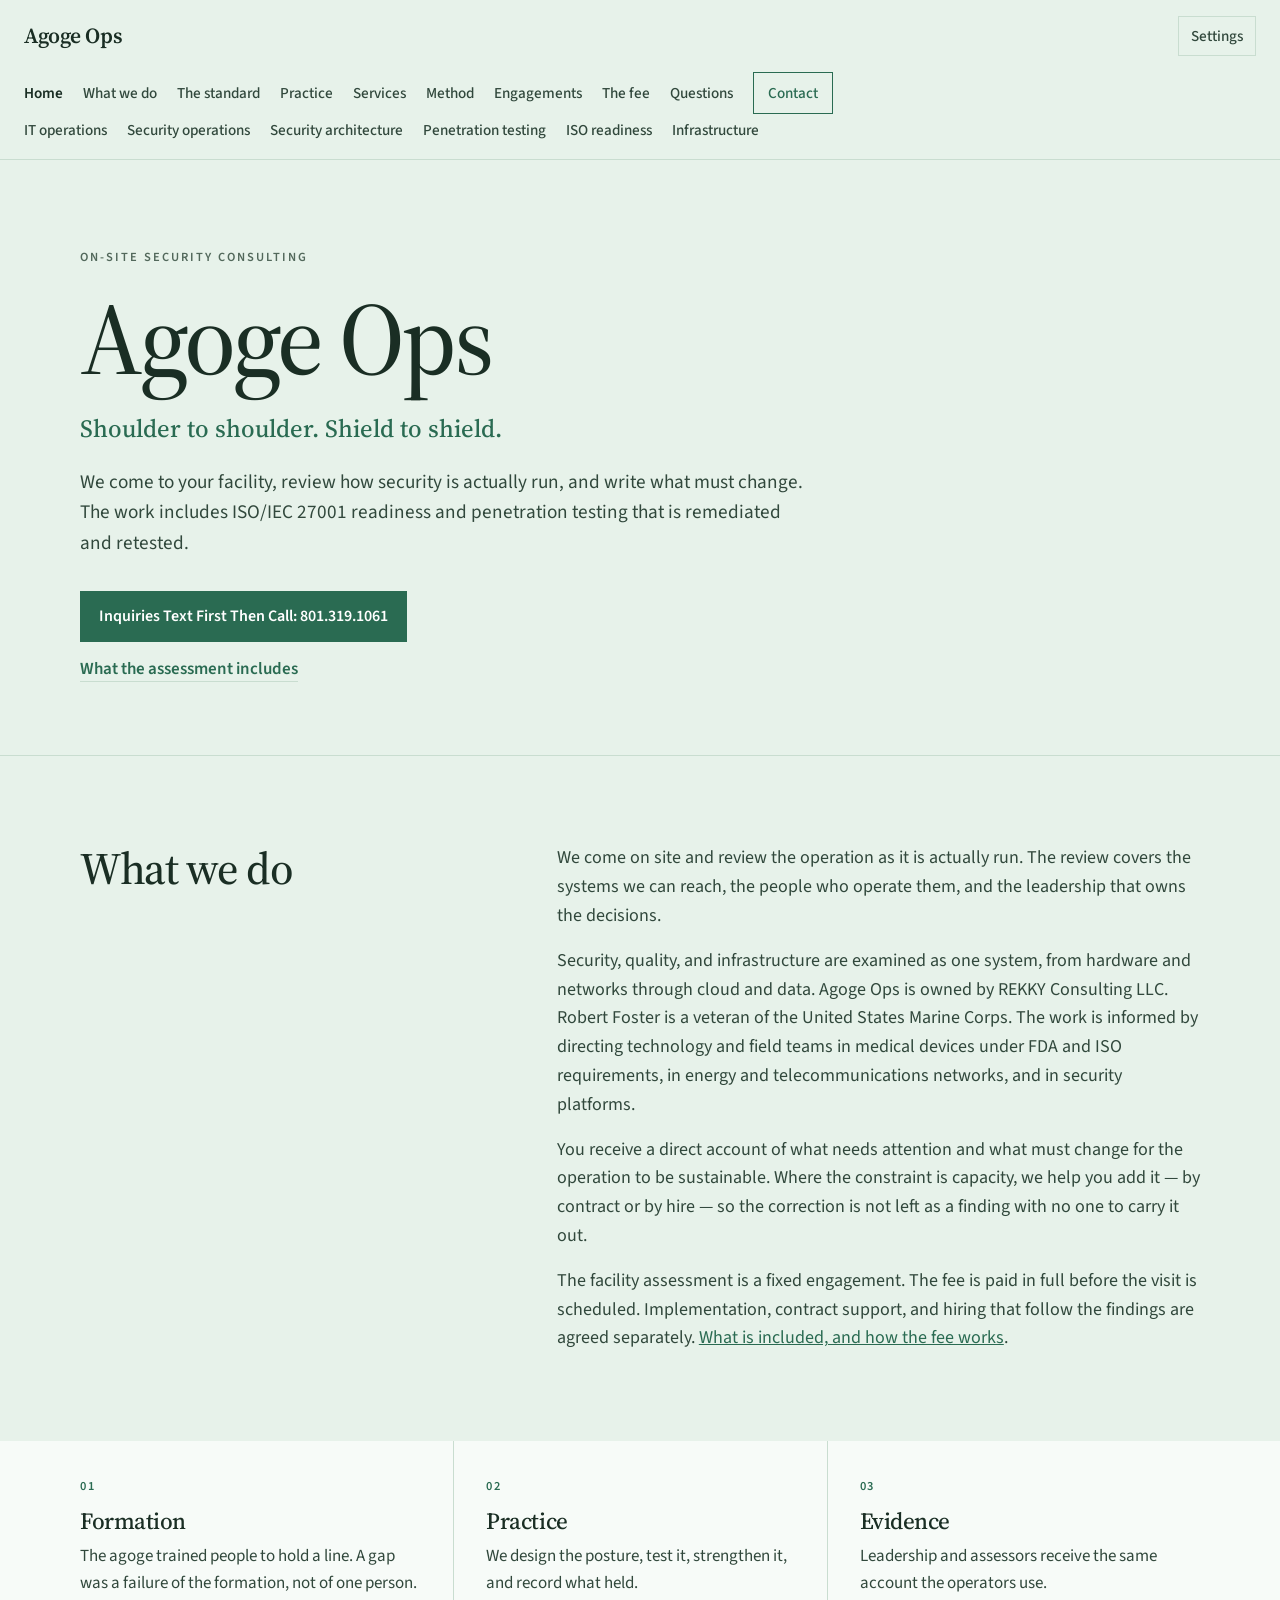
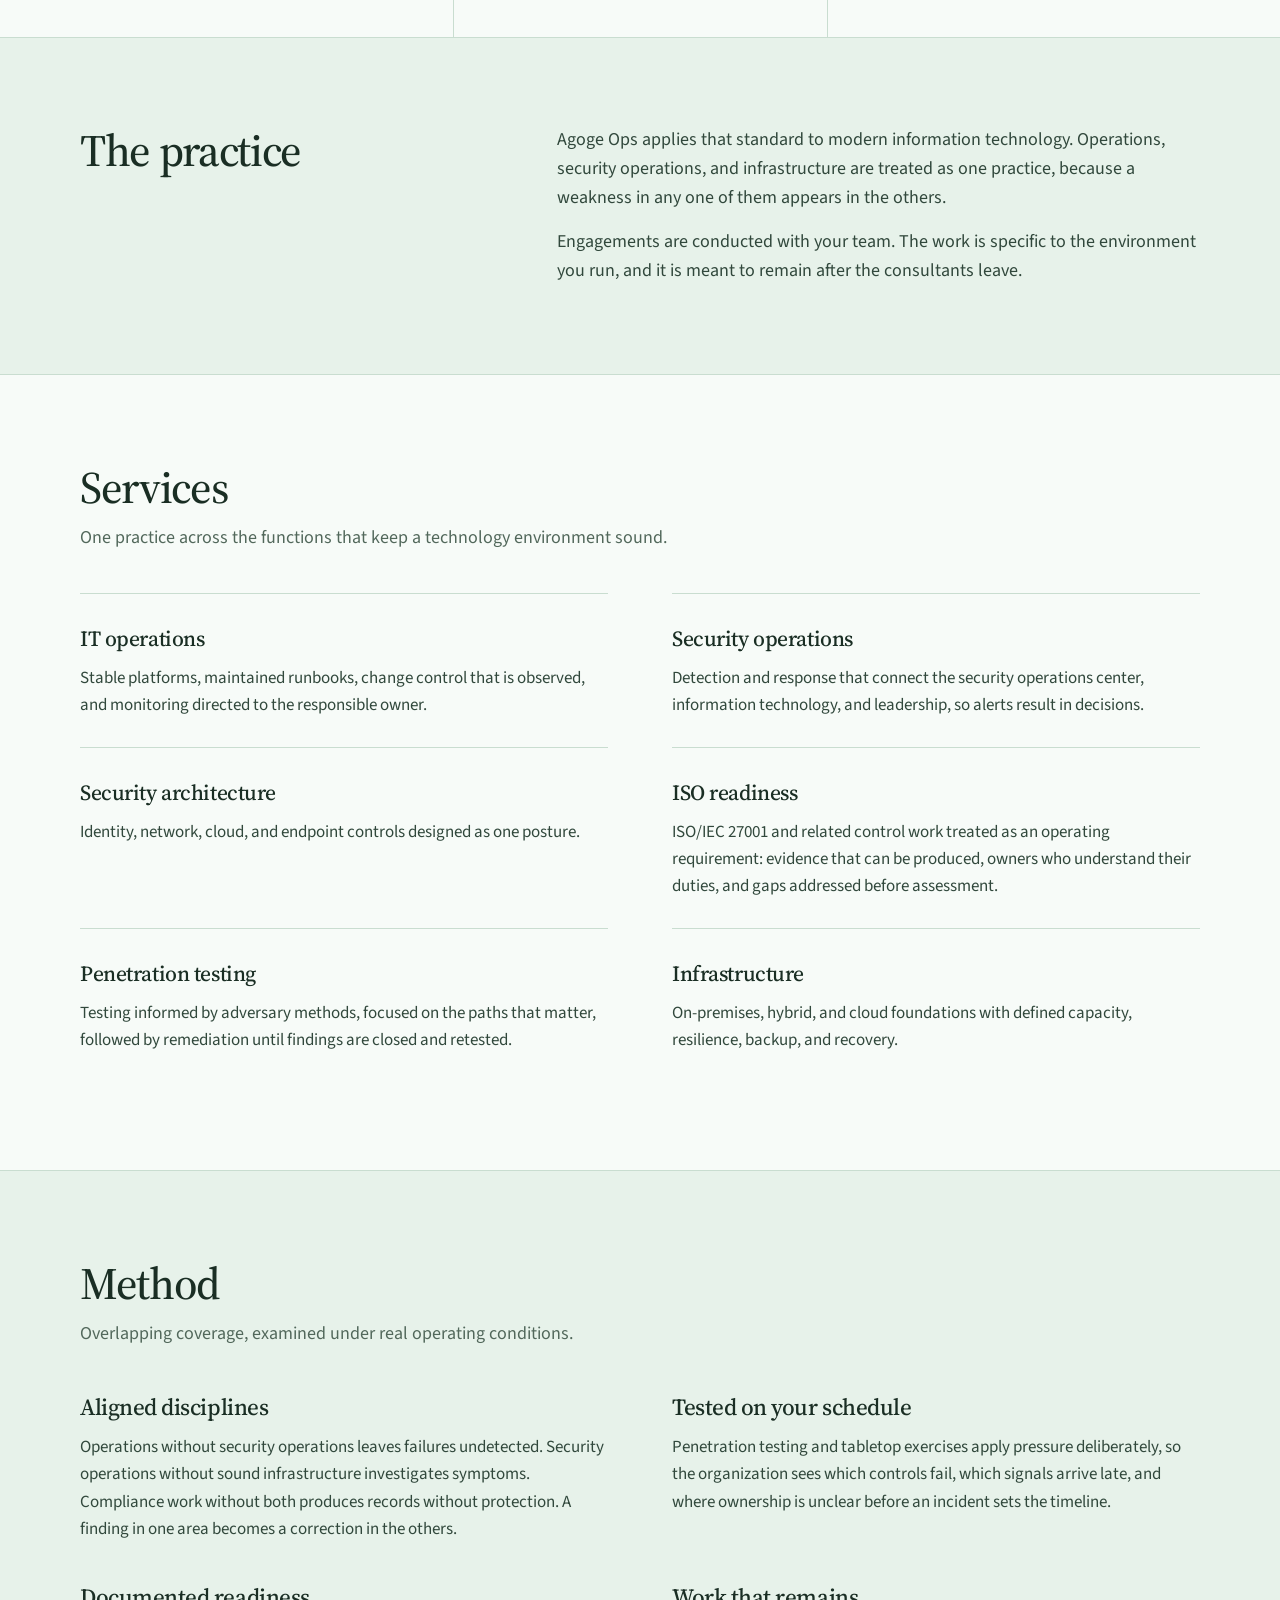
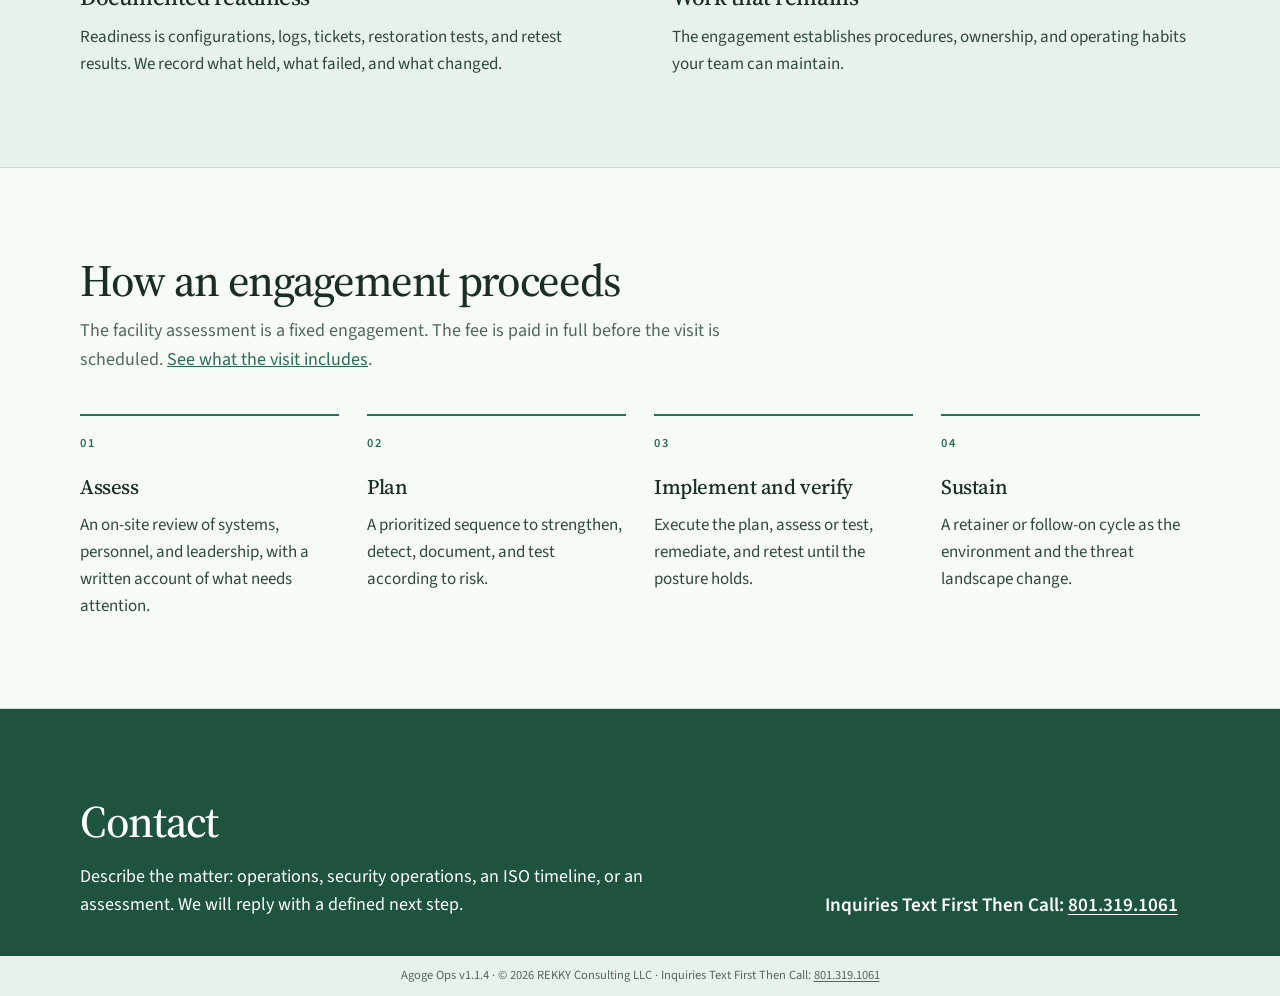
<file: index.html>
<!DOCTYPE html>
<html lang="en">
<head>
  <meta charset="utf-8" />
  <meta name="viewport" content="width=device-width, initial-scale=1" />
  <title>Agoge Ops — On-site Security Consulting Practice</title>
  <meta name="description" content="On-site security consulting for ISO/IEC 27001 readiness and penetration testing that is remediated and retested. Robert Foster, Marine Corps veteran." />
  <meta name="robots" content="index, follow, max-image-preview:large" />
  <meta name="author" content="Robert Foster" />
  <meta name="theme-color" content="#e7f2ea" />
  <link rel="canonical" href="https://agogeops.com/" />
  <meta property="og:type" content="website" />
  <meta property="og:site_name" content="Agoge Ops" />
  <meta property="og:locale" content="en_US" />
  <meta property="og:title" content="Agoge Ops — On-site Security Consulting Practice" />
  <meta property="og:description" content="On-site security consulting for ISO/IEC 27001 readiness and penetration testing that is remediated and retested. Robert Foster, Marine Corps veteran." />
  <meta property="og:url" content="https://agogeops.com/" />
  <meta property="og:image" content="https://agogeops.com/assets/og.png" />
  <meta property="og:image:type" content="image/png" />
  <meta property="og:image:width" content="1200" />
  <meta property="og:image:height" content="630" />
  <meta property="og:image:alt" content="Agoge Ops. Shoulder to shoulder. Shield to shield." />
  <meta name="twitter:card" content="summary_large_image" />
  <meta name="twitter:title" content="Agoge Ops — On-site Security Consulting Practice" />
  <meta name="twitter:description" content="On-site security consulting for ISO/IEC 27001 readiness and penetration testing that is remediated and retested. Robert Foster, Marine Corps veteran." />
  <meta name="twitter:image" content="https://agogeops.com/assets/og.png" />
  <meta name="twitter:image:alt" content="Agoge Ops. Shoulder to shoulder. Shield to shield." />
  <script>
    (function () {
      document.documentElement.classList.add("js");
      var saved = localStorage.getItem("agogeops-theme");
      var themes = { light: 1, dark: 1, green: 1, "light-green": 1, "dark-green": 1, blue: 1, "light-blue": 1 };
      document.documentElement.setAttribute("data-theme", themes[saved] ? saved : "light-green");
    })();
  </script>
  <link rel="icon" href="assets/favicon.svg" type="image/svg+xml" />
  <link rel="icon" href="assets/favicon.ico" sizes="any" />
  <link rel="icon" href="assets/favicon-32.png" type="image/png" sizes="32x32" />
  <link rel="icon" href="assets/favicon-16.png" type="image/png" sizes="16x16" />
  <link rel="apple-touch-icon" href="assets/apple-touch-icon.png" />
  <link rel="manifest" href="site.webmanifest" />
  <style>
    /* Readable if assets/ fails to load. The full stylesheet replaces these rules when it arrives. */
    body{margin:0;background:#e7f2ea;color:#1a2e24;font-family:"Segoe UI",sans-serif;font-size:1.0625rem;line-height:1.6}
    a{color:#1e5340} img{max-width:100%;height:auto}
    .skip{position:absolute;left:-999px;top:0;background:#2a6b52;color:#fff;padding:8px 12px}
    .skip:focus{left:12px;top:12px}
    .wrap{width:min(1120px,calc(100% - 32px));margin-inline:auto}
    .top{position:sticky;top:0;background:#e7f2ea;border-bottom:1px solid #c9ddd0;padding:8px 16px 10px;z-index:40}
    .top-bar{display:flex;justify-content:space-between;align-items:center;min-height:56px;gap:12px}
    .brand{color:#1a2e24;text-decoration:none;font-family:Palatino,Georgia,serif;font-size:1.3rem;font-weight:600}
    .nav{display:flex;flex-direction:column;gap:4px}
    .nav-group{display:flex;flex-wrap:wrap;gap:6px 14px}
    .nav a{color:#31483c;text-decoration:none;font-size:.95rem}
    .nav-cta{border:1px solid #2a6b52;color:#2a6b52;padding:6px 10px}
    h1{font-family:Palatino,Georgia,serif;font-weight:500;font-size:clamp(2.6rem,8vw,4.8rem);line-height:.95;margin:0}
    h2{font-family:Palatino,Georgia,serif;font-weight:500;font-size:clamp(1.8rem,4vw,2.4rem);line-height:1.1}
    .lede{font-size:1.15rem;max-width:40em}
    .btn{display:inline-flex;align-items:center;min-height:48px;padding:12px 18px;font-weight:600;text-decoration:none}
    .btn.primary{background:#2a6b52;color:#ffffff}
    .contact{background:#1e5340;color:#ffffff;padding:64px 0 28px}
    .contact a{color:#ffffff}
    .site-meta{padding:10px 16px 12px;text-align:center;color:#52685b;font-size:12.5px;line-height:1.45}.site-meta p{margin:0}.site-meta a{color:#52685b;font-size:12.5px}
    a:focus-visible,button:focus-visible{outline:2px solid #1e5340;outline-offset:3px}
  </style>
  <link rel="stylesheet" href="assets/site.css?v=1.1.4" />
  <script type="application/ld+json">
{
  "@context": "https://schema.org",
  "@graph": [
    {
      "@type": "ProfessionalService",
      "@id": "https://agogeops.com/#practice",
      "name": "Agoge Ops",
      "url": "https://agogeops.com/",
      "image": "https://agogeops.com/assets/og.png",
      "logo": "https://agogeops.com/assets/icon-512.png",
      "description": "On-site security consulting for ISO/IEC 27001 readiness and penetration testing that is remediated and retested. Robert Foster, Marine Corps veteran.",
      "telephone": "+1-801-319-1061",
      "slogan": "Shoulder to shoulder. Shield to shield.",
      "founder": {
        "@type": "Person",
        "name": "Robert Foster",
        "description": "Veteran of the United States Marine Corps"
      },
      "copyrightHolder": {
        "@type": "Organization",
        "name": "REKKY Consulting LLC"
      },
      "hasOfferCatalog": {
        "@type": "OfferCatalog",
        "name": "Services",
        "itemListElement": [
          {
            "@type": "Offer",
            "itemOffered": {
              "@type": "Service",
              "name": "IT operations",
              "description": "Stable platforms, maintained runbooks, change control that is observed, and monitoring directed to the responsible owner.",
              "url": "https://agogeops.com/it-operations.html"
            }
          },
          {
            "@type": "Offer",
            "itemOffered": {
              "@type": "Service",
              "name": "Security operations",
              "description": "Detection and response that connect the security operations center, information technology, and leadership, so alerts result in decisions.",
              "url": "https://agogeops.com/security-operations.html"
            }
          },
          {
            "@type": "Offer",
            "itemOffered": {
              "@type": "Service",
              "name": "Security architecture",
              "description": "Identity, network, cloud, and endpoint controls designed as one posture.",
              "url": "https://agogeops.com/security-operations.html#architecture"
            }
          },
          {
            "@type": "Offer",
            "itemOffered": {
              "@type": "Service",
              "name": "ISO readiness",
              "description": "ISO/IEC 27001 and related control work treated as an operating requirement: evidence that can be produced, owners who understand their duties, and gaps addressed before assessment.",
              "url": "https://agogeops.com/iso-readiness.html"
            }
          },
          {
            "@type": "Offer",
            "itemOffered": {
              "@type": "Service",
              "name": "Penetration testing",
              "description": "Testing informed by adversary methods, focused on the paths that matter, followed by remediation until findings are closed and retested.",
              "url": "https://agogeops.com/security-operations.html#penetration-testing"
            }
          },
          {
            "@type": "Offer",
            "itemOffered": {
              "@type": "Service",
              "name": "Infrastructure",
              "description": "On-premises, hybrid, and cloud foundations with defined capacity, resilience, backup, and recovery.",
              "url": "https://agogeops.com/infrastructure.html"
            }
          }
        ]
      }
    },
    {
      "@type": "WebSite",
      "@id": "https://agogeops.com/#website",
      "name": "Agoge Ops",
      "url": "https://agogeops.com/",
      "description": "On-site security consulting for ISO/IEC 27001 readiness and penetration testing that is remediated and retested. Robert Foster, Marine Corps veteran.",
      "inLanguage": "en",
      "publisher": {
        "@type": "Organization",
        "name": "REKKY Consulting LLC"
      }
    }
  ]
}
  </script>
</head>
<body>
  <a class="skip" href="#main">Skip to content</a>

  <header class="top">
    <div class="top-bar">
      <a class="brand" href="index.html">Agoge Ops</a>
      <div class="header-tools">
    <div class="settings">
      <button type="button" class="settings-btn" id="settings-toggle" aria-expanded="false" aria-controls="settings-panel">Settings</button>
      <div class="settings-panel" id="settings-panel" hidden>
        <p class="settings-label" id="settings-label">Appearance</p>
        <div class="theme-list" role="radiogroup" aria-labelledby="settings-label">
          <button type="button" role="radio" data-theme="light" aria-checked="false">Light</button>
          <button type="button" role="radio" data-theme="dark" aria-checked="false">Dark</button>
          <button type="button" role="radio" data-theme="green" aria-checked="false">Green</button>
          <button type="button" role="radio" data-theme="light-green" aria-checked="true">Light green</button>
          <button type="button" role="radio" data-theme="dark-green" aria-checked="false">Dark green</button>
          <button type="button" role="radio" data-theme="blue" aria-checked="false">Blue</button>
          <button type="button" role="radio" data-theme="light-blue" aria-checked="false">Light blue</button>
        </div>
      </div>
    </div>
    <button type="button" class="nav-toggle" id="nav-toggle" aria-expanded="false" aria-controls="site-nav" aria-label="Menu">
      <span></span><span></span>
    </button>
    </div>
    </div>
    <nav class="nav" id="site-nav" aria-label="Primary">
      <div class="nav-group">
        <a href="index.html" aria-current="page">Home</a>
        <a href="index.html#work">What we do</a>
        <a href="index.html#standard">The standard</a>
        <a href="index.html#practice">Practice</a>
        <a href="index.html#services">Services</a>
        <a href="index.html#method">Method</a>
        <a href="index.html#engagements">Engagements</a>
        <a href="engagement.html">The fee</a>
        <a href="faq.html">Questions</a>
        <a href="index.html#contact" class="nav-cta">Contact</a>
      </div>
      <div class="nav-group">
        <a href="it-operations.html">IT operations</a>
        <a href="security-operations.html">Security operations</a>
        <a href="security-operations.html#architecture">Security architecture</a>
        <a href="security-operations.html#penetration-testing">Penetration testing</a>
        <a href="iso-readiness.html">ISO readiness</a>
        <a href="infrastructure.html">Infrastructure</a>
      </div>
    </nav>
  </header>

  <main id="main">
    <section class="hero">
      <div class="wrap">
        <p class="eyebrow">On-site security consulting</p>
        <h1>Agoge Ops</h1>
        <p class="motto">Shoulder to shoulder. Shield to shield.</p>
        <p class="lede">We come to your facility, review how security is actually run, and write what must change. The work includes ISO/IEC 27001 readiness and penetration testing that is remediated and retested.</p>
        <div class="hero-cta">
          <a class="btn primary" href="sms:+18013191061">Inquiries Text First Then Call: 801.319.1061</a>
        </div>
        <p class="hero-note"><a href="engagement.html">What the assessment includes</a></p>
      </div>
    </section>

    <section class="band" id="work">
      <div class="wrap split">
        <h2>What we do</h2>
        <div>
          <p>We come on site and review the operation as it is actually run. The review covers the systems we can reach, the people who operate them, and the leadership that owns the decisions.</p>
          <p>Security, quality, and infrastructure are examined as one system, from hardware and networks through cloud and data. Agoge Ops is owned by REKKY Consulting LLC. Robert Foster is a veteran of the United States Marine Corps. The work is informed by directing technology and field teams in medical devices under FDA and ISO requirements, in energy and telecommunications networks, and in security platforms.</p>
          <p>You receive a direct account of what needs attention and what must change for the operation to be sustainable. Where the constraint is capacity, we help you add it — by contract or by hire — so the correction is not left as a finding with no one to carry it out.</p>
          <p>The facility assessment is a fixed engagement. The fee is paid in full before the visit is scheduled. Implementation, contract support, and hiring that follow the findings are agreed separately. <a href="engagement.html">What is included, and how the fee works</a>.</p>
        </div>
      </div>
    </section>

    <section class="facts" id="standard" aria-label="The standard">
      <div class="wrap facts-grid">
        <article>
          <p class="num">01</p>
          <h2>Formation</h2>
          <p>The agoge trained people to hold a line. A gap was a failure of the formation, not of one person.</p>
        </article>
        <article>
          <p class="num">02</p>
          <h2>Practice</h2>
          <p>We design the posture, test it, strengthen it, and record what held.</p>
        </article>
        <article>
          <p class="num">03</p>
          <h2>Evidence</h2>
          <p>Leadership and assessors receive the same account the operators use.</p>
        </article>
      </div>
    </section>

    <section class="band" id="practice">
      <div class="wrap split">
        <h2>The practice</h2>
        <div>
          <p>Agoge Ops applies that standard to modern information technology. Operations, security operations, and infrastructure are treated as one practice, because a weakness in any one of them appears in the others.</p>
          <p>Engagements are conducted with your team. The work is specific to the environment you run, and it is meant to remain after the consultants leave.</p>
        </div>
      </div>
    </section>

    <section class="band alt" id="services">
      <div class="wrap">
        <header class="section-head">
          <h2>Services</h2>
          <p>One practice across the functions that keep a technology environment sound.</p>
        </header>
        <ol class="services">
          <li>
            <h3><a href="it-operations.html">IT operations</a></h3>
            <p>Stable platforms, maintained runbooks, change control that is observed, and monitoring directed to the responsible owner.</p>
          </li>
          <li>
            <h3><a href="security-operations.html">Security operations</a></h3>
            <p>Detection and response that connect the security operations center, information technology, and leadership, so alerts result in decisions.</p>
          </li>
          <li>
            <h3><a href="security-operations.html#architecture">Security architecture</a></h3>
            <p>Identity, network, cloud, and endpoint controls designed as one posture.</p>
          </li>
          <li>
            <h3><a href="iso-readiness.html">ISO readiness</a></h3>
            <p>ISO/IEC 27001 and related control work treated as an operating requirement: evidence that can be produced, owners who understand their duties, and gaps addressed before assessment.</p>
          </li>
          <li>
            <h3><a href="security-operations.html#penetration-testing">Penetration testing</a></h3>
            <p>Testing informed by adversary methods, focused on the paths that matter, followed by remediation until findings are closed and retested.</p>
          </li>
          <li>
            <h3><a href="infrastructure.html">Infrastructure</a></h3>
            <p>On-premises, hybrid, and cloud foundations with defined capacity, resilience, backup, and recovery.</p>
          </li>
        </ol>
      </div>
    </section>

    <section class="band" id="method">
      <div class="wrap">
        <header class="section-head">
          <h2>Method</h2>
          <p>Overlapping coverage, examined under real operating conditions.</p>
        </header>
        <div class="method">
          <article>
            <h3>Aligned disciplines</h3>
            <p>Operations without security operations leaves failures undetected. Security operations without sound infrastructure investigates symptoms. Compliance work without both produces records without protection. A finding in one area becomes a correction in the others.</p>
          </article>
          <article>
            <h3>Tested on your schedule</h3>
            <p>Penetration testing and tabletop exercises apply pressure deliberately, so the organization sees which controls fail, which signals arrive late, and where ownership is unclear before an incident sets the timeline.</p>
          </article>
          <article>
            <h3>Documented readiness</h3>
            <p>Readiness is configurations, logs, tickets, restoration tests, and retest results. We record what held, what failed, and what changed.</p>
          </article>
          <article>
            <h3>Work that remains</h3>
            <p>The engagement establishes procedures, ownership, and operating habits your team can maintain.</p>
          </article>
        </div>
      </div>
    </section>

    <section class="band alt" id="engagements">
      <div class="wrap">
        <header class="section-head">
          <h2>How an engagement proceeds</h2>
          <p>The facility assessment is a fixed engagement. The fee is paid in full before the visit is scheduled. <a href="engagement.html">See what the visit includes</a>.</p>
        </header>
        <ol class="steps">
          <li>
            <h3>Assess</h3>
            <p>An on-site review of systems, personnel, and leadership, with a written account of what needs attention.</p>
          </li>
          <li>
            <h3>Plan</h3>
            <p>A prioritized sequence to strengthen, detect, document, and test according to risk.</p>
          </li>
          <li>
            <h3>Implement and verify</h3>
            <p>Execute the plan, assess or test, remediate, and retest until the posture holds.</p>
          </li>
          <li>
            <h3>Sustain</h3>
            <p>A retainer or follow-on cycle as the environment and the threat landscape change.</p>
          </li>
        </ol>
      </div>
    </section>

    <section class="contact" id="contact">
      <div class="wrap contact-inner">
        <div>
          <h2>Contact</h2>
          <p>Describe the matter: operations, security operations, an ISO timeline, or an assessment. We will reply with a defined next step.</p>
        </div>
        <address>Inquiries Text First Then Call: <a href="sms:+18013191061">801.319.1061</a></address>
      </div>
    </section>
  </main>
  <footer class="site-meta">
    <p><span>Agoge Ops v1.1.4</span> · <span>© 2026 REKKY Consulting LLC</span> · <span>Inquiries Text First Then Call: <a href="sms:+18013191061">801.319.1061</a></span></p>
  </footer>

  <script src="assets/site.js?v=1.1.4" defer></script>
</body>
</html>
</file>
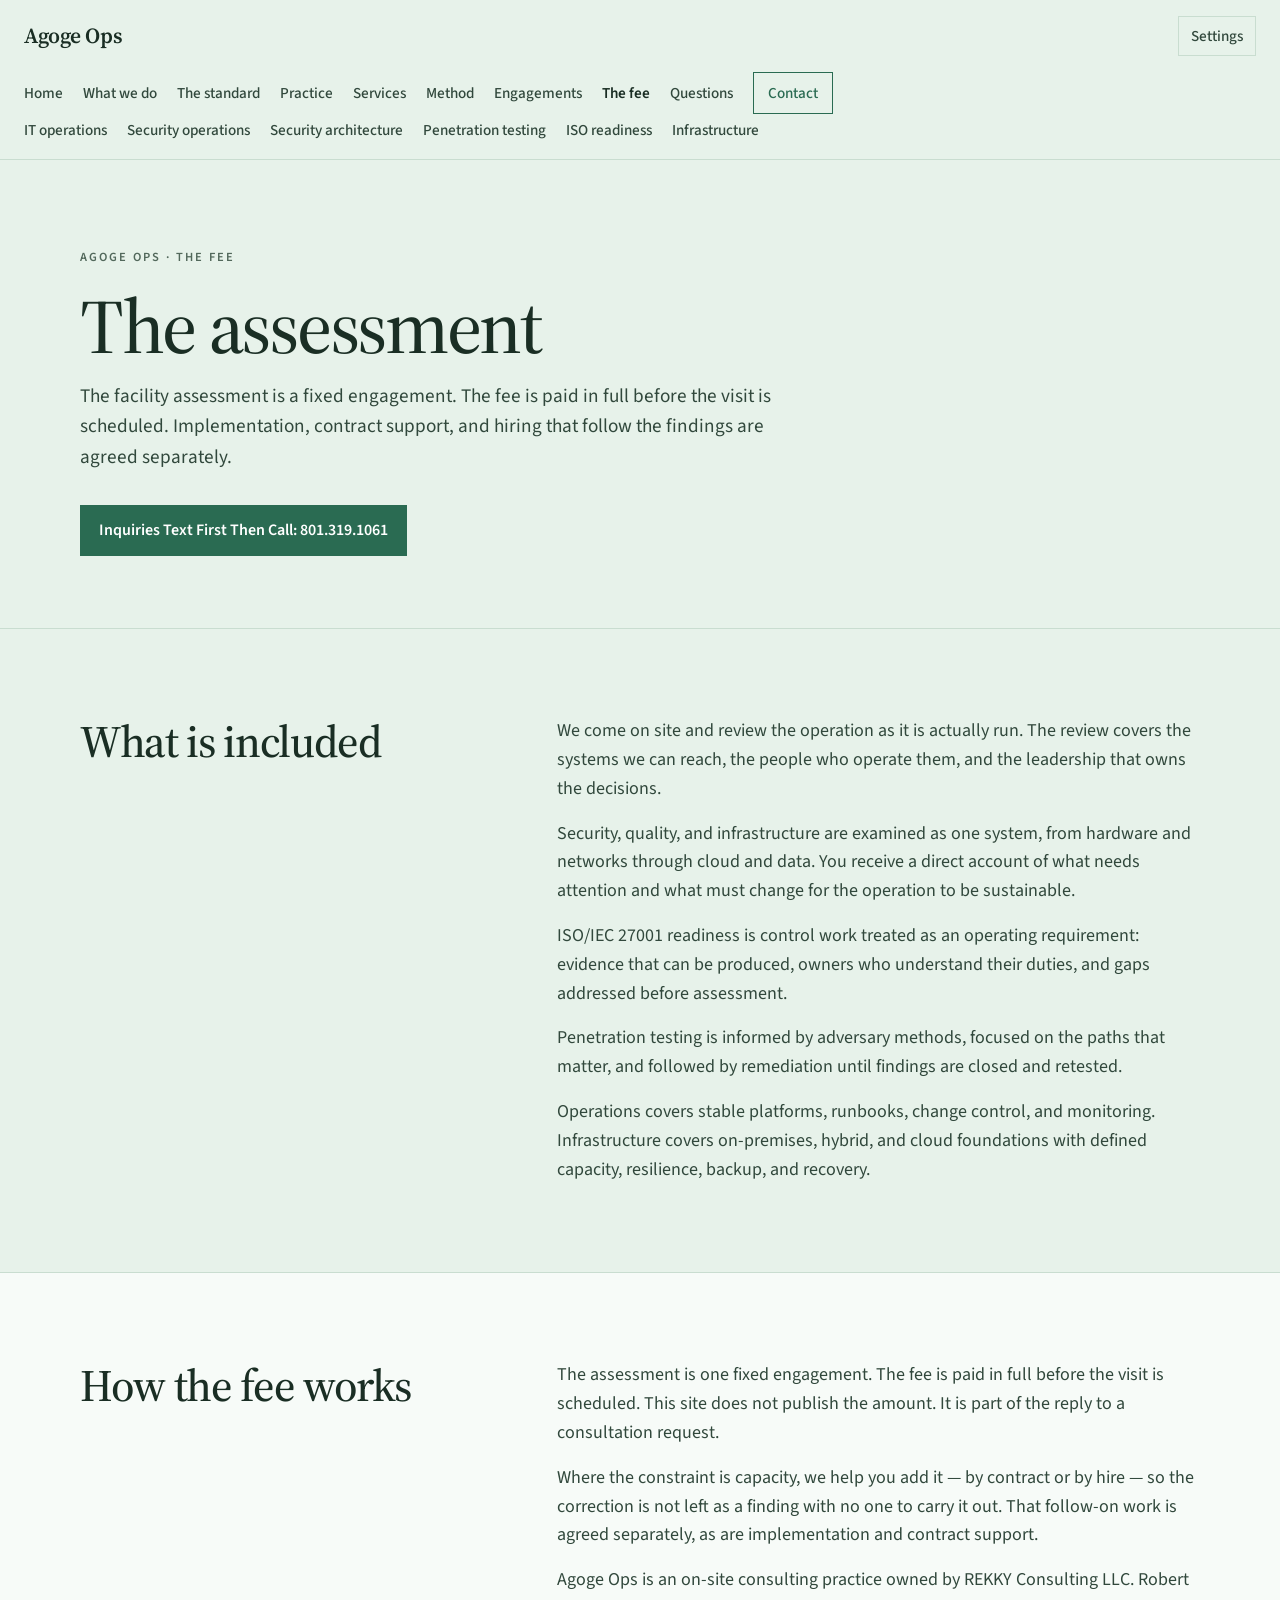
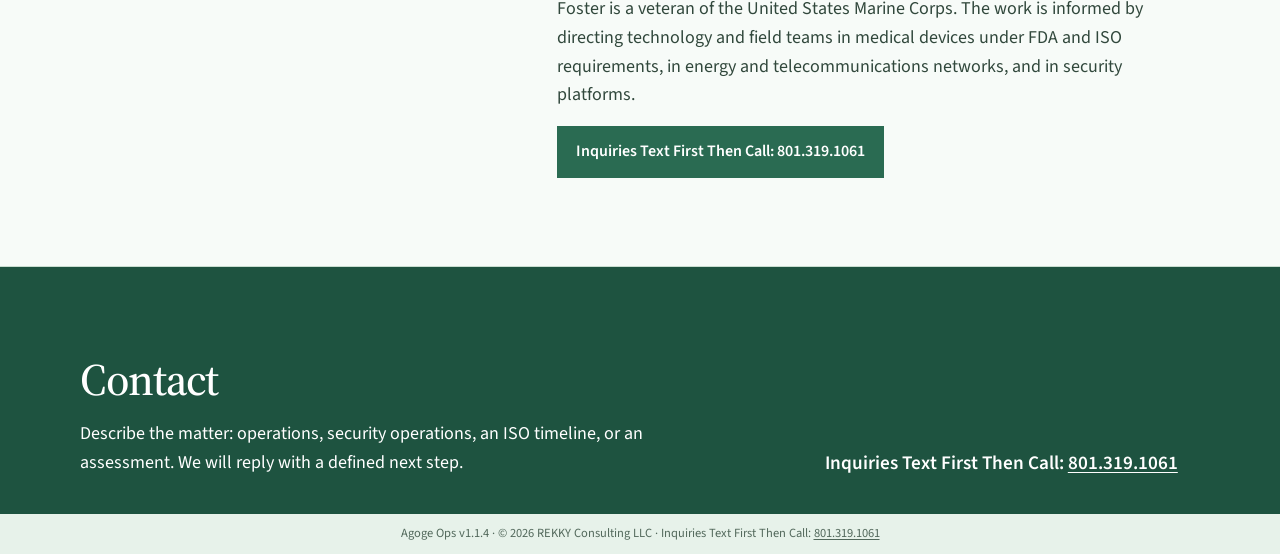
<file: engagement.html>
<!DOCTYPE html>
<html lang="en">
<head>
  <meta charset="utf-8" />
  <meta name="viewport" content="width=device-width, initial-scale=1" />
  <title>On-site Facility Assessment Fee — Agoge Ops</title>
  <meta name="description" content="The facility assessment is a fixed engagement. The fee is paid in full before the visit is scheduled. See what the on-site visit includes." />
  <meta name="robots" content="index, follow, max-image-preview:large" />
  <meta name="author" content="Robert Foster" />
  <meta name="theme-color" content="#e7f2ea" />
  <link rel="canonical" href="https://agogeops.com/engagement.html" />
  <meta property="og:type" content="website" />
  <meta property="og:site_name" content="Agoge Ops" />
  <meta property="og:locale" content="en_US" />
  <meta property="og:title" content="On-site Facility Assessment Fee — Agoge Ops" />
  <meta property="og:description" content="The facility assessment is a fixed engagement. The fee is paid in full before the visit is scheduled. See what the on-site visit includes." />
  <meta property="og:url" content="https://agogeops.com/engagement.html" />
  <meta property="og:image" content="https://agogeops.com/assets/og.png" />
  <meta property="og:image:type" content="image/png" />
  <meta property="og:image:width" content="1200" />
  <meta property="og:image:height" content="630" />
  <meta property="og:image:alt" content="Agoge Ops. Shoulder to shoulder. Shield to shield." />
  <meta name="twitter:card" content="summary_large_image" />
  <meta name="twitter:title" content="On-site Facility Assessment Fee — Agoge Ops" />
  <meta name="twitter:description" content="The facility assessment is a fixed engagement. The fee is paid in full before the visit is scheduled. See what the on-site visit includes." />
  <meta name="twitter:image" content="https://agogeops.com/assets/og.png" />
  <meta name="twitter:image:alt" content="Agoge Ops. Shoulder to shoulder. Shield to shield." />
  <script>
    (function () {
      document.documentElement.classList.add("js");
      var saved = localStorage.getItem("agogeops-theme");
      var themes = { light: 1, dark: 1, green: 1, "light-green": 1, "dark-green": 1, blue: 1, "light-blue": 1 };
      document.documentElement.setAttribute("data-theme", themes[saved] ? saved : "light-green");
    })();
  </script>
  <link rel="icon" href="assets/favicon.svg" type="image/svg+xml" />
  <link rel="icon" href="assets/favicon.ico" sizes="any" />
  <link rel="icon" href="assets/favicon-32.png" type="image/png" sizes="32x32" />
  <link rel="icon" href="assets/favicon-16.png" type="image/png" sizes="16x16" />
  <link rel="apple-touch-icon" href="assets/apple-touch-icon.png" />
  <link rel="manifest" href="site.webmanifest" />
  <style>
    /* Readable if assets/ fails to load. The full stylesheet replaces these rules when it arrives. */
    body{margin:0;background:#e7f2ea;color:#1a2e24;font-family:"Segoe UI",sans-serif;font-size:1.0625rem;line-height:1.6}
    a{color:#1e5340} img{max-width:100%;height:auto}
    .skip{position:absolute;left:-999px;top:0;background:#2a6b52;color:#fff;padding:8px 12px}
    .skip:focus{left:12px;top:12px}
    .wrap{width:min(1120px,calc(100% - 32px));margin-inline:auto}
    .top{position:sticky;top:0;background:#e7f2ea;border-bottom:1px solid #c9ddd0;padding:8px 16px 10px;z-index:40}
    .top-bar{display:flex;justify-content:space-between;align-items:center;min-height:56px;gap:12px}
    .brand{color:#1a2e24;text-decoration:none;font-family:Palatino,Georgia,serif;font-size:1.3rem;font-weight:600}
    .nav{display:flex;flex-direction:column;gap:4px}
    .nav-group{display:flex;flex-wrap:wrap;gap:6px 14px}
    .nav a{color:#31483c;text-decoration:none;font-size:.95rem}
    .nav-cta{border:1px solid #2a6b52;color:#2a6b52;padding:6px 10px}
    h1{font-family:Palatino,Georgia,serif;font-weight:500;font-size:clamp(2.6rem,8vw,4.8rem);line-height:.95;margin:0}
    h2{font-family:Palatino,Georgia,serif;font-weight:500;font-size:clamp(1.8rem,4vw,2.4rem);line-height:1.1}
    .lede{font-size:1.15rem;max-width:40em}
    .btn{display:inline-flex;align-items:center;min-height:48px;padding:12px 18px;font-weight:600;text-decoration:none}
    .btn.primary{background:#2a6b52;color:#ffffff}
    .contact{background:#1e5340;color:#ffffff;padding:64px 0 28px}
    .contact a{color:#ffffff}
    .site-meta{padding:10px 16px 12px;text-align:center;color:#52685b;font-size:12.5px;line-height:1.45}.site-meta p{margin:0}.site-meta a{color:#52685b;font-size:12.5px}
    a:focus-visible,button:focus-visible{outline:2px solid #1e5340;outline-offset:3px}
  </style>
  <link rel="stylesheet" href="assets/site.css?v=1.1.4" />
  <script type="application/ld+json">
{
  "@context": "https://schema.org",
  "@graph": [
    {
      "@type": "ProfessionalService",
      "@id": "https://agogeops.com/#practice",
      "name": "Agoge Ops",
      "url": "https://agogeops.com/",
      "telephone": "+1-801-319-1061"
    },
    {
      "@type": "Service",
      "name": "Facility assessment",
      "url": "https://agogeops.com/engagement.html",
      "description": "The facility assessment is a fixed engagement. The fee is paid in full before the visit is scheduled. See what the on-site visit includes.",
      "provider": {
        "@id": "https://agogeops.com/#practice"
      }
    }
  ]
}
  </script>
</head>
<body>
  <a class="skip" href="#main">Skip to content</a>

  <header class="top">
    <div class="top-bar">
      <a class="brand" href="index.html">Agoge Ops</a>
      <div class="header-tools">
    <div class="settings">
      <button type="button" class="settings-btn" id="settings-toggle" aria-expanded="false" aria-controls="settings-panel">Settings</button>
      <div class="settings-panel" id="settings-panel" hidden>
        <p class="settings-label" id="settings-label">Appearance</p>
        <div class="theme-list" role="radiogroup" aria-labelledby="settings-label">
          <button type="button" role="radio" data-theme="light" aria-checked="false">Light</button>
          <button type="button" role="radio" data-theme="dark" aria-checked="false">Dark</button>
          <button type="button" role="radio" data-theme="green" aria-checked="false">Green</button>
          <button type="button" role="radio" data-theme="light-green" aria-checked="true">Light green</button>
          <button type="button" role="radio" data-theme="dark-green" aria-checked="false">Dark green</button>
          <button type="button" role="radio" data-theme="blue" aria-checked="false">Blue</button>
          <button type="button" role="radio" data-theme="light-blue" aria-checked="false">Light blue</button>
        </div>
      </div>
    </div>
    <button type="button" class="nav-toggle" id="nav-toggle" aria-expanded="false" aria-controls="site-nav" aria-label="Menu">
      <span></span><span></span>
    </button>
    </div>
    </div>
    <nav class="nav" id="site-nav" aria-label="Primary">
      <div class="nav-group">
        <a href="index.html">Home</a>
        <a href="index.html#work">What we do</a>
        <a href="index.html#standard">The standard</a>
        <a href="index.html#practice">Practice</a>
        <a href="index.html#services">Services</a>
        <a href="index.html#method">Method</a>
        <a href="index.html#engagements">Engagements</a>
        <a href="engagement.html" aria-current="page">The fee</a>
        <a href="faq.html">Questions</a>
        <a href="index.html#contact" class="nav-cta">Contact</a>
      </div>
      <div class="nav-group">
        <a href="it-operations.html">IT operations</a>
        <a href="security-operations.html">Security operations</a>
        <a href="security-operations.html#architecture">Security architecture</a>
        <a href="security-operations.html#penetration-testing">Penetration testing</a>
        <a href="iso-readiness.html">ISO readiness</a>
        <a href="infrastructure.html">Infrastructure</a>
      </div>
    </nav>
  </header>

  <main id="main">
    <section class="hero">
      <div class="wrap">
        <p class="eyebrow"><a href="index.html">Agoge Ops</a> · The fee</p>
        <h1 class="service-title">The assessment</h1>
        <p class="lede">The facility assessment is a fixed engagement. The fee is paid in full before the visit is scheduled. Implementation, contract support, and hiring that follow the findings are agreed separately.</p>
        <div class="hero-cta">
          <a class="btn primary" href="sms:+18013191061">Inquiries Text First Then Call: 801.319.1061</a>
        </div>
      </div>
    </section>

    <section class="band">
      <div class="wrap split">
        <h2>What is included</h2>
        <div>
          <p>We come on site and review the operation as it is actually run. The review covers the systems we can reach, the people who operate them, and the leadership that owns the decisions.</p>
          <p>Security, quality, and infrastructure are examined as one system, from hardware and networks through cloud and data. You receive a direct account of what needs attention and what must change for the operation to be sustainable.</p>
          <p>ISO/IEC 27001 readiness is control work treated as an operating requirement: evidence that can be produced, owners who understand their duties, and gaps addressed before assessment.</p>
          <p>Penetration testing is informed by adversary methods, focused on the paths that matter, and followed by remediation until findings are closed and retested.</p>
          <p>Operations covers stable platforms, runbooks, change control, and monitoring. Infrastructure covers on-premises, hybrid, and cloud foundations with defined capacity, resilience, backup, and recovery.</p>
        </div>
      </div>
    </section>

    <section class="band alt">
      <div class="wrap split">
        <h2>How the fee works</h2>
        <div>
          <p>The assessment is one fixed engagement. The fee is paid in full before the visit is scheduled. This site does not publish the amount. It is part of the reply to a consultation request.</p>
          <p>Where the constraint is capacity, we help you add it — by contract or by hire — so the correction is not left as a finding with no one to carry it out. That follow-on work is agreed separately, as are implementation and contract support.</p>
          <p>Agoge Ops is an on-site consulting practice owned by REKKY Consulting LLC. Robert Foster is a veteran of the United States Marine Corps. The work is informed by directing technology and field teams in medical devices under FDA and ISO requirements, in energy and telecommunications networks, and in security platforms.</p>
          <p><a class="btn primary" href="sms:+18013191061">Inquiries Text First Then Call: 801.319.1061</a></p>
        </div>
      </div>
    </section>

    <section class="contact">
      <div class="wrap contact-inner">
        <div>
          <h2>Contact</h2>
          <p>Describe the matter: operations, security operations, an ISO timeline, or an assessment. We will reply with a defined next step.</p>
        </div>
        <address>Inquiries Text First Then Call: <a href="sms:+18013191061">801.319.1061</a></address>
      </div>
    </section>
  </main>
  <footer class="site-meta">
    <p><span>Agoge Ops v1.1.4</span> · <span>© 2026 REKKY Consulting LLC</span> · <span>Inquiries Text First Then Call: <a href="sms:+18013191061">801.319.1061</a></span></p>
  </footer>

  <script src="assets/site.js?v=1.1.4" defer></script>
</body>
</html>
</file>
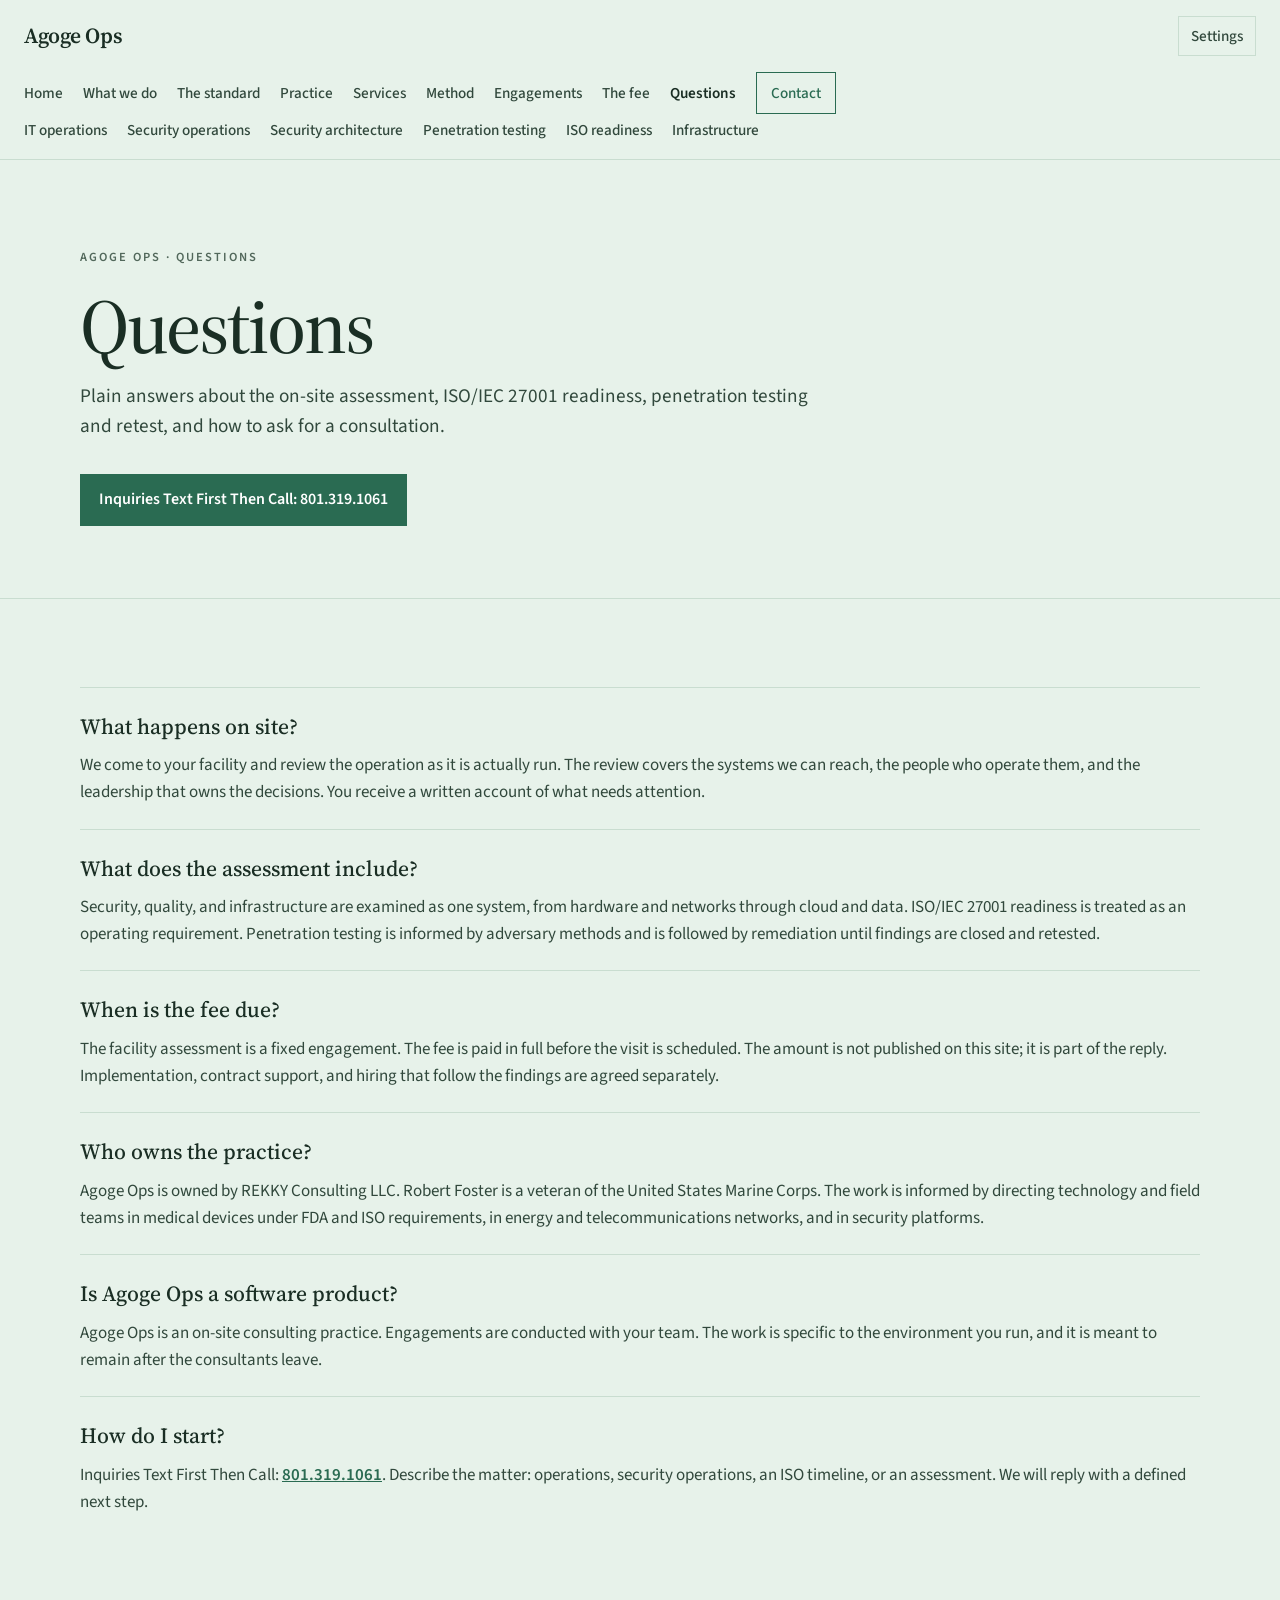
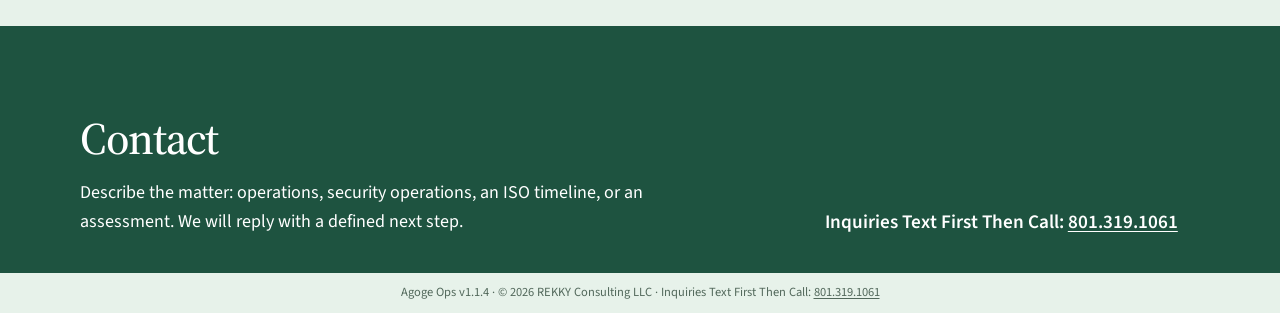
<file: faq.html>
<!DOCTYPE html>
<html lang="en">
<head>
  <meta charset="utf-8" />
  <meta name="viewport" content="width=device-width, initial-scale=1" />
  <title>On-site Assessment Questions — Agoge Ops</title>
  <meta name="description" content="Answers about the on-site assessment, ISO/IEC 27001 readiness, penetration testing with retest, the fee, and how to request a consultation." />
  <meta name="robots" content="index, follow, max-image-preview:large" />
  <meta name="author" content="Robert Foster" />
  <meta name="theme-color" content="#e7f2ea" />
  <link rel="canonical" href="https://agogeops.com/faq.html" />
  <meta property="og:type" content="website" />
  <meta property="og:site_name" content="Agoge Ops" />
  <meta property="og:locale" content="en_US" />
  <meta property="og:title" content="On-site Assessment Questions — Agoge Ops" />
  <meta property="og:description" content="Answers about the on-site assessment, ISO/IEC 27001 readiness, penetration testing with retest, the fee, and how to request a consultation." />
  <meta property="og:url" content="https://agogeops.com/faq.html" />
  <meta property="og:image" content="https://agogeops.com/assets/og.png" />
  <meta property="og:image:type" content="image/png" />
  <meta property="og:image:width" content="1200" />
  <meta property="og:image:height" content="630" />
  <meta property="og:image:alt" content="Agoge Ops. Shoulder to shoulder. Shield to shield." />
  <meta name="twitter:card" content="summary_large_image" />
  <meta name="twitter:title" content="On-site Assessment Questions — Agoge Ops" />
  <meta name="twitter:description" content="Answers about the on-site assessment, ISO/IEC 27001 readiness, penetration testing with retest, the fee, and how to request a consultation." />
  <meta name="twitter:image" content="https://agogeops.com/assets/og.png" />
  <meta name="twitter:image:alt" content="Agoge Ops. Shoulder to shoulder. Shield to shield." />
  <script>
    (function () {
      document.documentElement.classList.add("js");
      var saved = localStorage.getItem("agogeops-theme");
      var themes = { light: 1, dark: 1, green: 1, "light-green": 1, "dark-green": 1, blue: 1, "light-blue": 1 };
      document.documentElement.setAttribute("data-theme", themes[saved] ? saved : "light-green");
    })();
  </script>
  <link rel="icon" href="assets/favicon.svg" type="image/svg+xml" />
  <link rel="icon" href="assets/favicon.ico" sizes="any" />
  <link rel="icon" href="assets/favicon-32.png" type="image/png" sizes="32x32" />
  <link rel="icon" href="assets/favicon-16.png" type="image/png" sizes="16x16" />
  <link rel="apple-touch-icon" href="assets/apple-touch-icon.png" />
  <link rel="manifest" href="site.webmanifest" />
  <style>
    /* Readable if assets/ fails to load. The full stylesheet replaces these rules when it arrives. */
    body{margin:0;background:#e7f2ea;color:#1a2e24;font-family:"Segoe UI",sans-serif;font-size:1.0625rem;line-height:1.6}
    a{color:#1e5340} img{max-width:100%;height:auto}
    .skip{position:absolute;left:-999px;top:0;background:#2a6b52;color:#fff;padding:8px 12px}
    .skip:focus{left:12px;top:12px}
    .wrap{width:min(1120px,calc(100% - 32px));margin-inline:auto}
    .top{position:sticky;top:0;background:#e7f2ea;border-bottom:1px solid #c9ddd0;padding:8px 16px 10px;z-index:40}
    .top-bar{display:flex;justify-content:space-between;align-items:center;min-height:56px;gap:12px}
    .brand{color:#1a2e24;text-decoration:none;font-family:Palatino,Georgia,serif;font-size:1.3rem;font-weight:600}
    .nav{display:flex;flex-direction:column;gap:4px}
    .nav-group{display:flex;flex-wrap:wrap;gap:6px 14px}
    .nav a{color:#31483c;text-decoration:none;font-size:.95rem}
    .nav-cta{border:1px solid #2a6b52;color:#2a6b52;padding:6px 10px}
    h1{font-family:Palatino,Georgia,serif;font-weight:500;font-size:clamp(2.6rem,8vw,4.8rem);line-height:.95;margin:0}
    h2{font-family:Palatino,Georgia,serif;font-weight:500;font-size:clamp(1.8rem,4vw,2.4rem);line-height:1.1}
    .lede{font-size:1.15rem;max-width:40em}
    .btn{display:inline-flex;align-items:center;min-height:48px;padding:12px 18px;font-weight:600;text-decoration:none}
    .btn.primary{background:#2a6b52;color:#ffffff}
    .contact{background:#1e5340;color:#ffffff;padding:64px 0 28px}
    .contact a{color:#ffffff}
    .site-meta{padding:10px 16px 12px;text-align:center;color:#52685b;font-size:12.5px;line-height:1.45}.site-meta p{margin:0}.site-meta a{color:#52685b;font-size:12.5px}
    a:focus-visible,button:focus-visible{outline:2px solid #1e5340;outline-offset:3px}
  </style>
  <link rel="stylesheet" href="assets/site.css?v=1.1.4" />
  <script type="application/ld+json">
{
  "@context": "https://schema.org",
  "@graph": [
    {
      "@type": "ProfessionalService",
      "@id": "https://agogeops.com/#practice",
      "name": "Agoge Ops",
      "url": "https://agogeops.com/",
      "telephone": "+1-801-319-1061"
    },
    {
      "@type": "FAQPage",
      "url": "https://agogeops.com/faq.html",
      "mainEntity": [
        {
          "@type": "Question",
          "name": "What happens on site?",
          "acceptedAnswer": {
            "@type": "Answer",
            "text": "We come to your facility and review the operation as it is actually run. The review covers the systems we can reach, the people who operate them, and the leadership that owns the decisions. You receive a written account of what needs attention."
          }
        },
        {
          "@type": "Question",
          "name": "What does the assessment include?",
          "acceptedAnswer": {
            "@type": "Answer",
            "text": "Security, quality, and infrastructure are examined as one system, from hardware and networks through cloud and data. ISO/IEC 27001 readiness is treated as an operating requirement. Penetration testing is informed by adversary methods and is followed by remediation until findings are closed and retested."
          }
        },
        {
          "@type": "Question",
          "name": "When is the fee due?",
          "acceptedAnswer": {
            "@type": "Answer",
            "text": "The facility assessment is a fixed engagement. The fee is paid in full before the visit is scheduled. The amount is not published on this site; it is part of the reply. Implementation, contract support, and hiring that follow the findings are agreed separately."
          }
        },
        {
          "@type": "Question",
          "name": "Who owns the practice?",
          "acceptedAnswer": {
            "@type": "Answer",
            "text": "Agoge Ops is owned by REKKY Consulting LLC. Robert Foster is a veteran of the United States Marine Corps. The work is informed by directing technology and field teams in medical devices under FDA and ISO requirements, in energy and telecommunications networks, and in security platforms."
          }
        },
        {
          "@type": "Question",
          "name": "Is Agoge Ops a software product?",
          "acceptedAnswer": {
            "@type": "Answer",
            "text": "Agoge Ops is an on-site consulting practice. Engagements are conducted with your team. The work is specific to the environment you run, and it is meant to remain after the consultants leave."
          }
        },
        {
          "@type": "Question",
          "name": "How do I start?",
          "acceptedAnswer": {
            "@type": "Answer",
            "text": "Inquiries Text First Then Call: 801.319.1061. Describe the matter: operations, security operations, an ISO timeline, or an assessment. We will reply with a defined next step."
          }
        }
      ]
    }
  ]
}
  </script>
</head>
<body>
  <a class="skip" href="#main">Skip to content</a>

  <header class="top">
    <div class="top-bar">
      <a class="brand" href="index.html">Agoge Ops</a>
      <div class="header-tools">
    <div class="settings">
      <button type="button" class="settings-btn" id="settings-toggle" aria-expanded="false" aria-controls="settings-panel">Settings</button>
      <div class="settings-panel" id="settings-panel" hidden>
        <p class="settings-label" id="settings-label">Appearance</p>
        <div class="theme-list" role="radiogroup" aria-labelledby="settings-label">
          <button type="button" role="radio" data-theme="light" aria-checked="false">Light</button>
          <button type="button" role="radio" data-theme="dark" aria-checked="false">Dark</button>
          <button type="button" role="radio" data-theme="green" aria-checked="false">Green</button>
          <button type="button" role="radio" data-theme="light-green" aria-checked="true">Light green</button>
          <button type="button" role="radio" data-theme="dark-green" aria-checked="false">Dark green</button>
          <button type="button" role="radio" data-theme="blue" aria-checked="false">Blue</button>
          <button type="button" role="radio" data-theme="light-blue" aria-checked="false">Light blue</button>
        </div>
      </div>
    </div>
    <button type="button" class="nav-toggle" id="nav-toggle" aria-expanded="false" aria-controls="site-nav" aria-label="Menu">
      <span></span><span></span>
    </button>
    </div>
    </div>
    <nav class="nav" id="site-nav" aria-label="Primary">
      <div class="nav-group">
        <a href="index.html">Home</a>
        <a href="index.html#work">What we do</a>
        <a href="index.html#standard">The standard</a>
        <a href="index.html#practice">Practice</a>
        <a href="index.html#services">Services</a>
        <a href="index.html#method">Method</a>
        <a href="index.html#engagements">Engagements</a>
        <a href="engagement.html">The fee</a>
        <a href="faq.html" aria-current="page">Questions</a>
        <a href="index.html#contact" class="nav-cta">Contact</a>
      </div>
      <div class="nav-group">
        <a href="it-operations.html">IT operations</a>
        <a href="security-operations.html">Security operations</a>
        <a href="security-operations.html#architecture">Security architecture</a>
        <a href="security-operations.html#penetration-testing">Penetration testing</a>
        <a href="iso-readiness.html">ISO readiness</a>
        <a href="infrastructure.html">Infrastructure</a>
      </div>
    </nav>
  </header>

  <main id="main">
    <section class="hero">
      <div class="wrap">
        <p class="eyebrow"><a href="index.html">Agoge Ops</a> · Questions</p>
        <h1 class="service-title">Questions</h1>
        <p class="lede">Plain answers about the on-site assessment, ISO/IEC 27001 readiness, penetration testing and retest, and how to ask for a consultation.</p>
        <div class="hero-cta">
          <a class="btn primary" href="sms:+18013191061">Inquiries Text First Then Call: 801.319.1061</a>
        </div>
      </div>
    </section>
    <section class="band">
      <div class="wrap">
        <div class="faq">
          <article>
            <h3>What happens on site?</h3>
            <p>We come to your facility and review the operation as it is actually run. The review covers the systems we can reach, the people who operate them, and the leadership that owns the decisions. You receive a written account of what needs attention.</p>
          </article>
          <article>
            <h3>What does the assessment include?</h3>
            <p>Security, quality, and infrastructure are examined as one system, from hardware and networks through cloud and data. ISO/IEC 27001 readiness is treated as an operating requirement. Penetration testing is informed by adversary methods and is followed by remediation until findings are closed and retested.</p>
          </article>
          <article>
            <h3>When is the fee due?</h3>
            <p>The facility assessment is a fixed engagement. The fee is paid in full before the visit is scheduled. The amount is not published on this site; it is part of the reply. Implementation, contract support, and hiring that follow the findings are agreed separately.</p>
          </article>
          <article>
            <h3>Who owns the practice?</h3>
            <p>Agoge Ops is owned by REKKY Consulting LLC. Robert Foster is a veteran of the United States Marine Corps. The work is informed by directing technology and field teams in medical devices under FDA and ISO requirements, in energy and telecommunications networks, and in security platforms.</p>
          </article>
          <article>
            <h3>Is Agoge Ops a software product?</h3>
            <p>Agoge Ops is an on-site consulting practice. Engagements are conducted with your team. The work is specific to the environment you run, and it is meant to remain after the consultants leave.</p>
          </article>
          <article>
            <h3>How do I start?</h3>
            <p>Inquiries Text First Then Call: <a href="sms:+18013191061">801.319.1061</a>. Describe the matter: operations, security operations, an ISO timeline, or an assessment. We will reply with a defined next step.</p>
          </article>
        </div>
      </div>
    </section>

    <section class="contact">
      <div class="wrap contact-inner">
        <div>
          <h2>Contact</h2>
          <p>Describe the matter: operations, security operations, an ISO timeline, or an assessment. We will reply with a defined next step.</p>
        </div>
        <address>Inquiries Text First Then Call: <a href="sms:+18013191061">801.319.1061</a></address>
      </div>
    </section>
  </main>
  <footer class="site-meta">
    <p><span>Agoge Ops v1.1.4</span> · <span>© 2026 REKKY Consulting LLC</span> · <span>Inquiries Text First Then Call: <a href="sms:+18013191061">801.319.1061</a></span></p>
  </footer>

  <script src="assets/site.js?v=1.1.4" defer></script>
</body>
</html>
</file>
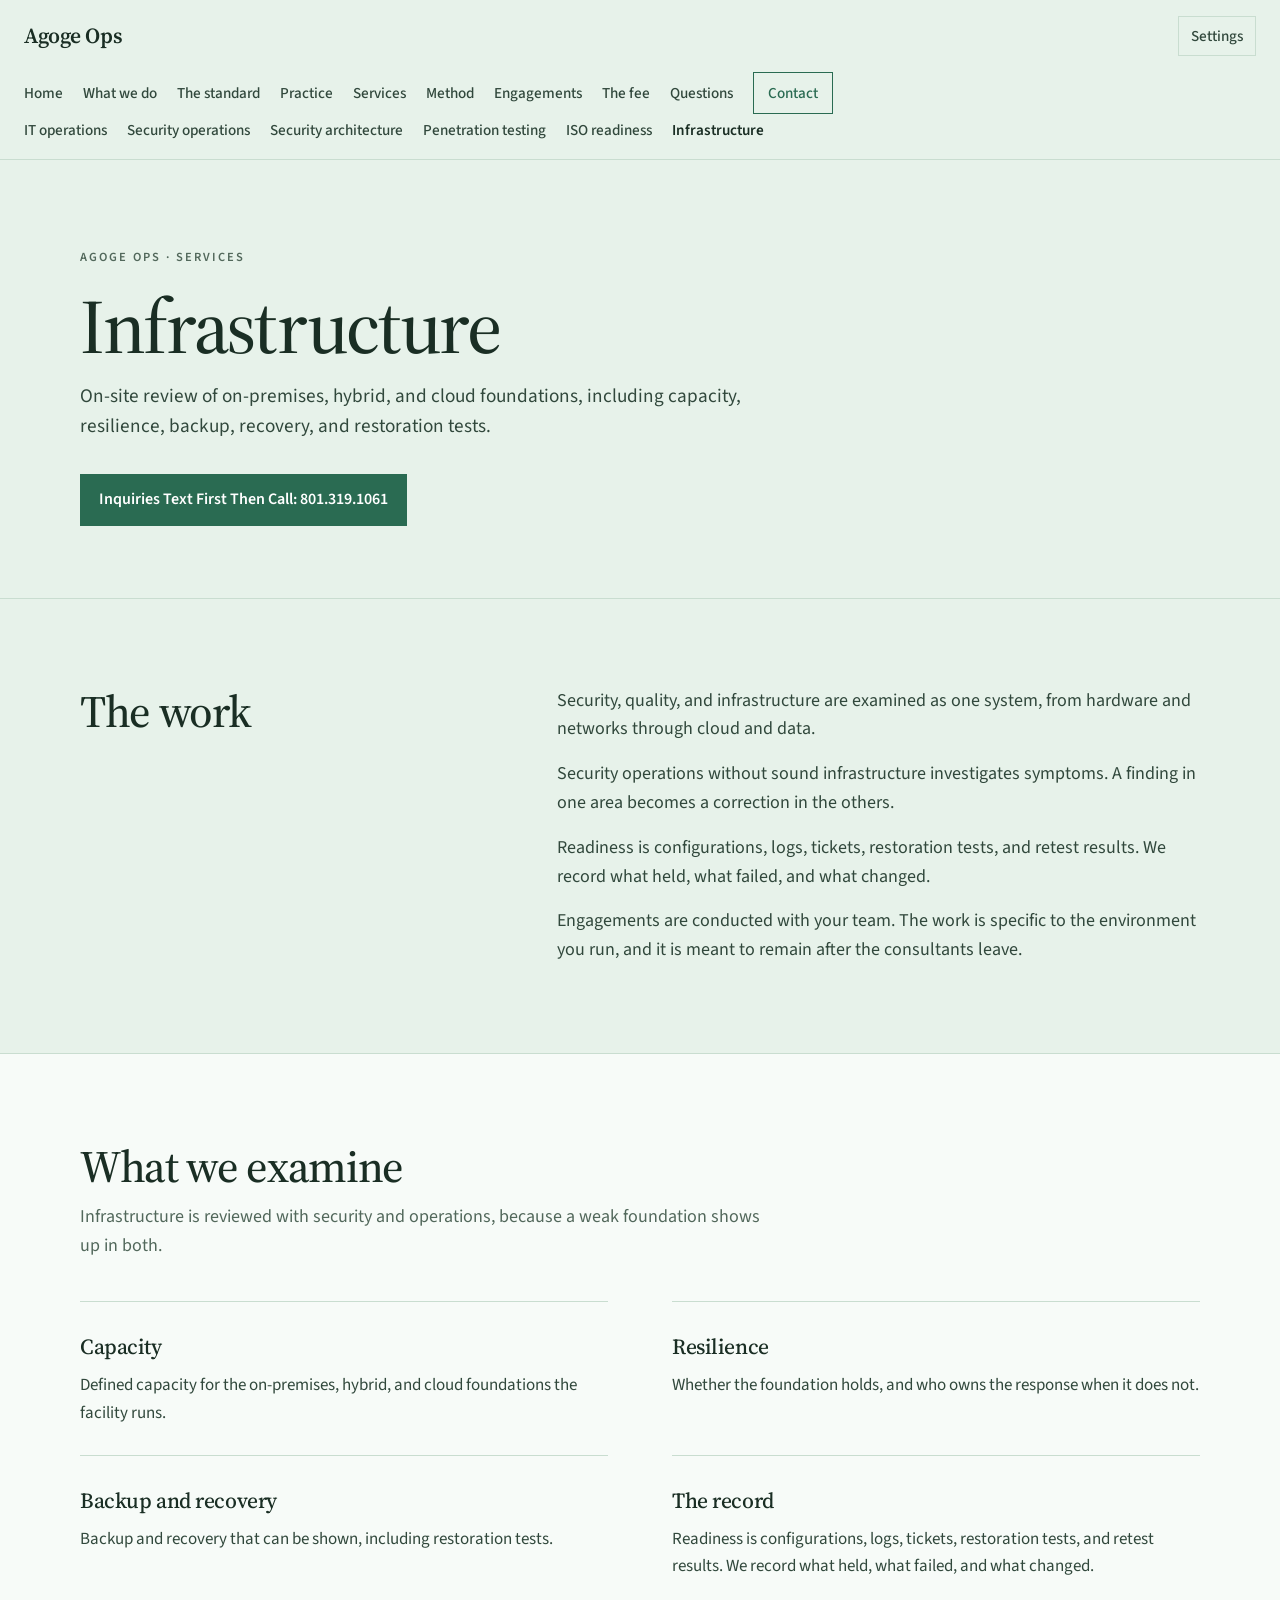
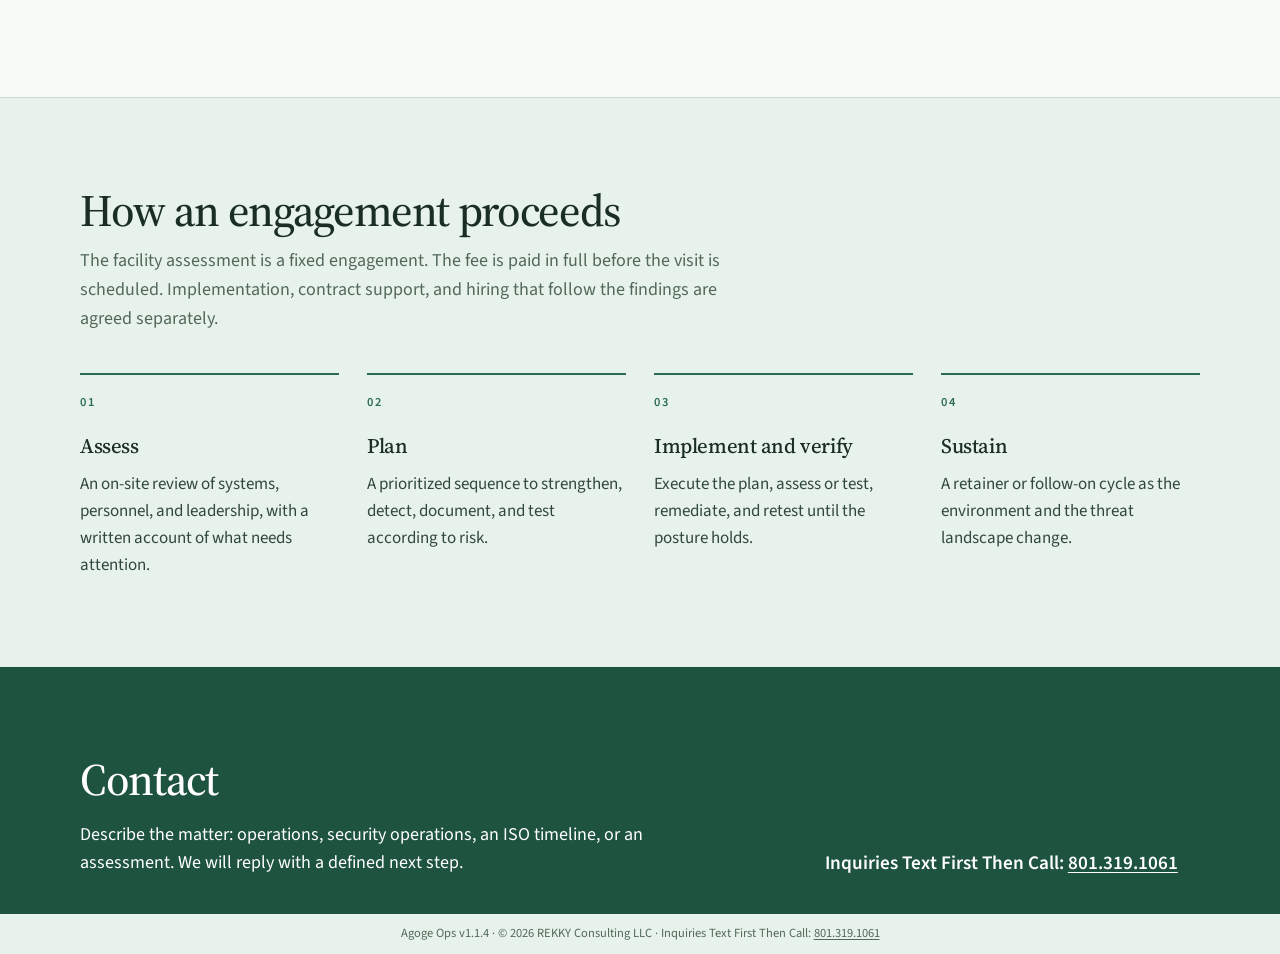
<file: infrastructure.html>
<!DOCTYPE html>
<html lang="en">
<head>
  <meta charset="utf-8" />
  <meta name="viewport" content="width=device-width, initial-scale=1" />
  <title>On-site Infrastructure Consulting — Agoge Ops</title>
  <meta name="description" content="On-site review of on-premises, hybrid, and cloud foundations, including capacity, resilience, backup, recovery, and restoration tests." />
  <meta name="robots" content="index, follow, max-image-preview:large" />
  <meta name="author" content="Robert Foster" />
  <meta name="theme-color" content="#e7f2ea" />
  <link rel="canonical" href="https://agogeops.com/infrastructure.html" />
  <meta property="og:type" content="website" />
  <meta property="og:site_name" content="Agoge Ops" />
  <meta property="og:locale" content="en_US" />
  <meta property="og:title" content="On-site Infrastructure Consulting — Agoge Ops" />
  <meta property="og:description" content="On-site review of on-premises, hybrid, and cloud foundations, including capacity, resilience, backup, recovery, and restoration tests." />
  <meta property="og:url" content="https://agogeops.com/infrastructure.html" />
  <meta property="og:image" content="https://agogeops.com/assets/og.png" />
  <meta property="og:image:type" content="image/png" />
  <meta property="og:image:width" content="1200" />
  <meta property="og:image:height" content="630" />
  <meta property="og:image:alt" content="Agoge Ops. Shoulder to shoulder. Shield to shield." />
  <meta name="twitter:card" content="summary_large_image" />
  <meta name="twitter:title" content="On-site Infrastructure Consulting — Agoge Ops" />
  <meta name="twitter:description" content="On-site review of on-premises, hybrid, and cloud foundations, including capacity, resilience, backup, recovery, and restoration tests." />
  <meta name="twitter:image" content="https://agogeops.com/assets/og.png" />
  <meta name="twitter:image:alt" content="Agoge Ops. Shoulder to shoulder. Shield to shield." />
  <script>
    (function () {
      document.documentElement.classList.add("js");
      var saved = localStorage.getItem("agogeops-theme");
      var themes = { light: 1, dark: 1, green: 1, "light-green": 1, "dark-green": 1, blue: 1, "light-blue": 1 };
      document.documentElement.setAttribute("data-theme", themes[saved] ? saved : "light-green");
    })();
  </script>
  <link rel="icon" href="assets/favicon.svg" type="image/svg+xml" />
  <link rel="icon" href="assets/favicon.ico" sizes="any" />
  <link rel="icon" href="assets/favicon-32.png" type="image/png" sizes="32x32" />
  <link rel="icon" href="assets/favicon-16.png" type="image/png" sizes="16x16" />
  <link rel="apple-touch-icon" href="assets/apple-touch-icon.png" />
  <link rel="manifest" href="site.webmanifest" />
  <style>
    /* Readable if assets/ fails to load. The full stylesheet replaces these rules when it arrives. */
    body{margin:0;background:#e7f2ea;color:#1a2e24;font-family:"Segoe UI",sans-serif;font-size:1.0625rem;line-height:1.6}
    a{color:#1e5340} img{max-width:100%;height:auto}
    .skip{position:absolute;left:-999px;top:0;background:#2a6b52;color:#fff;padding:8px 12px}
    .skip:focus{left:12px;top:12px}
    .wrap{width:min(1120px,calc(100% - 32px));margin-inline:auto}
    .top{position:sticky;top:0;background:#e7f2ea;border-bottom:1px solid #c9ddd0;padding:8px 16px 10px;z-index:40}
    .top-bar{display:flex;justify-content:space-between;align-items:center;min-height:56px;gap:12px}
    .brand{color:#1a2e24;text-decoration:none;font-family:Palatino,Georgia,serif;font-size:1.3rem;font-weight:600}
    .nav{display:flex;flex-direction:column;gap:4px}
    .nav-group{display:flex;flex-wrap:wrap;gap:6px 14px}
    .nav a{color:#31483c;text-decoration:none;font-size:.95rem}
    .nav-cta{border:1px solid #2a6b52;color:#2a6b52;padding:6px 10px}
    h1{font-family:Palatino,Georgia,serif;font-weight:500;font-size:clamp(2.6rem,8vw,4.8rem);line-height:.95;margin:0}
    h2{font-family:Palatino,Georgia,serif;font-weight:500;font-size:clamp(1.8rem,4vw,2.4rem);line-height:1.1}
    .lede{font-size:1.15rem;max-width:40em}
    .btn{display:inline-flex;align-items:center;min-height:48px;padding:12px 18px;font-weight:600;text-decoration:none}
    .btn.primary{background:#2a6b52;color:#ffffff}
    .contact{background:#1e5340;color:#ffffff;padding:64px 0 28px}
    .contact a{color:#ffffff}
    .site-meta{padding:10px 16px 12px;text-align:center;color:#52685b;font-size:12.5px;line-height:1.45}.site-meta p{margin:0}.site-meta a{color:#52685b;font-size:12.5px}
    a:focus-visible,button:focus-visible{outline:2px solid #1e5340;outline-offset:3px}
  </style>
  <link rel="stylesheet" href="assets/site.css?v=1.1.4" />
  <script type="application/ld+json">
{
  "@context": "https://schema.org",
  "@graph": [
    {
      "@type": "ProfessionalService",
      "@id": "https://agogeops.com/#practice",
      "name": "Agoge Ops",
      "url": "https://agogeops.com/",
      "telephone": "+1-801-319-1061"
    },
    {
      "@type": "Service",
      "@id": "https://agogeops.com/infrastructure.html#service",
      "name": "Infrastructure",
      "serviceType": "Infrastructure",
      "url": "https://agogeops.com/infrastructure.html",
      "description": "On-site review of on-premises, hybrid, and cloud foundations, including capacity, resilience, backup, recovery, and restoration tests.",
      "provider": {
        "@id": "https://agogeops.com/#practice"
      }
    },
    {
      "@type": "BreadcrumbList",
      "itemListElement": [
        {
          "@type": "ListItem",
          "position": 1,
          "name": "Agoge Ops",
          "item": "https://agogeops.com/"
        },
        {
          "@type": "ListItem",
          "position": 2,
          "name": "Infrastructure",
          "item": "https://agogeops.com/infrastructure.html"
        }
      ]
    }
  ]
}
  </script>
</head>
<body>
  <a class="skip" href="#main">Skip to content</a>

  <header class="top">
    <div class="top-bar">
      <a class="brand" href="index.html">Agoge Ops</a>
      <div class="header-tools">
    <div class="settings">
      <button type="button" class="settings-btn" id="settings-toggle" aria-expanded="false" aria-controls="settings-panel">Settings</button>
      <div class="settings-panel" id="settings-panel" hidden>
        <p class="settings-label" id="settings-label">Appearance</p>
        <div class="theme-list" role="radiogroup" aria-labelledby="settings-label">
          <button type="button" role="radio" data-theme="light" aria-checked="false">Light</button>
          <button type="button" role="radio" data-theme="dark" aria-checked="false">Dark</button>
          <button type="button" role="radio" data-theme="green" aria-checked="false">Green</button>
          <button type="button" role="radio" data-theme="light-green" aria-checked="true">Light green</button>
          <button type="button" role="radio" data-theme="dark-green" aria-checked="false">Dark green</button>
          <button type="button" role="radio" data-theme="blue" aria-checked="false">Blue</button>
          <button type="button" role="radio" data-theme="light-blue" aria-checked="false">Light blue</button>
        </div>
      </div>
    </div>
    <button type="button" class="nav-toggle" id="nav-toggle" aria-expanded="false" aria-controls="site-nav" aria-label="Menu">
      <span></span><span></span>
    </button>
    </div>
    </div>
    <nav class="nav" id="site-nav" aria-label="Primary">
      <div class="nav-group">
        <a href="index.html">Home</a>
        <a href="index.html#work">What we do</a>
        <a href="index.html#standard">The standard</a>
        <a href="index.html#practice">Practice</a>
        <a href="index.html#services">Services</a>
        <a href="index.html#method">Method</a>
        <a href="index.html#engagements">Engagements</a>
        <a href="engagement.html">The fee</a>
        <a href="faq.html">Questions</a>
        <a href="index.html#contact" class="nav-cta">Contact</a>
      </div>
      <div class="nav-group">
        <a href="it-operations.html">IT operations</a>
        <a href="security-operations.html">Security operations</a>
        <a href="security-operations.html#architecture">Security architecture</a>
        <a href="security-operations.html#penetration-testing">Penetration testing</a>
        <a href="iso-readiness.html">ISO readiness</a>
        <a href="infrastructure.html" aria-current="page">Infrastructure</a>
      </div>
    </nav>
  </header>

  <main id="main">
    <section class="hero">
      <div class="wrap">
        <p class="eyebrow"><a href="index.html">Agoge Ops</a> · Services</p>
        <h1 class="service-title">Infrastructure</h1>
        <p class="lede">On-site review of on-premises, hybrid, and cloud foundations, including capacity, resilience, backup, recovery, and restoration tests.</p>
        <div class="hero-cta">
          <a class="btn primary" href="sms:+18013191061">Inquiries Text First Then Call: 801.319.1061</a>
        </div>
      </div>
    </section>

    <section class="band">
      <div class="wrap split">
        <h2>The work</h2>
        <div>
          <p>Security, quality, and infrastructure are examined as one system, from hardware and networks through cloud and data.</p>
          <p>Security operations without sound infrastructure investigates symptoms. A finding in one area becomes a correction in the others.</p>
          <p>Readiness is configurations, logs, tickets, restoration tests, and retest results. We record what held, what failed, and what changed.</p>
          <p>Engagements are conducted with your team. The work is specific to the environment you run, and it is meant to remain after the consultants leave.</p>
        </div>
      </div>
    </section>

    <section class="band alt">
      <div class="wrap">
        <header class="section-head">
          <h2>What we examine</h2>
          <p>Infrastructure is reviewed with security and operations, because a weak foundation shows up in both.</p>
        </header>
        <ol class="services">
          <li>
            <h3>Capacity</h3>
            <p>Defined capacity for the on-premises, hybrid, and cloud foundations the facility runs.</p>
          </li>
          <li>
            <h3>Resilience</h3>
            <p>Whether the foundation holds, and who owns the response when it does not.</p>
          </li>
          <li>
            <h3>Backup and recovery</h3>
            <p>Backup and recovery that can be shown, including restoration tests.</p>
          </li>
          <li>
            <h3>The record</h3>
            <p>Readiness is configurations, logs, tickets, restoration tests, and retest results. We record what held, what failed, and what changed.</p>
          </li>
        </ol>
      </div>
    </section>

    <section class="band">
      <div class="wrap">
        <header class="section-head">
          <h2>How an engagement proceeds</h2>
          <p>The facility assessment is a fixed engagement. The fee is paid in full before the visit is scheduled. Implementation, contract support, and hiring that follow the findings are agreed separately.</p>
        </header>
        <ol class="steps">
          <li>
            <h3>Assess</h3>
            <p>An on-site review of systems, personnel, and leadership, with a written account of what needs attention.</p>
          </li>
          <li>
            <h3>Plan</h3>
            <p>A prioritized sequence to strengthen, detect, document, and test according to risk.</p>
          </li>
          <li>
            <h3>Implement and verify</h3>
            <p>Execute the plan, assess or test, remediate, and retest until the posture holds.</p>
          </li>
          <li>
            <h3>Sustain</h3>
            <p>A retainer or follow-on cycle as the environment and the threat landscape change.</p>
          </li>
        </ol>
      </div>
    </section>

    <section class="contact">
      <div class="wrap contact-inner">
        <div>
          <h2>Contact</h2>
          <p>Describe the matter: operations, security operations, an ISO timeline, or an assessment. We will reply with a defined next step.</p>
        </div>
        <address>Inquiries Text First Then Call: <a href="sms:+18013191061">801.319.1061</a></address>
      </div>
    </section>
  </main>
  <footer class="site-meta">
    <p><span>Agoge Ops v1.1.4</span> · <span>© 2026 REKKY Consulting LLC</span> · <span>Inquiries Text First Then Call: <a href="sms:+18013191061">801.319.1061</a></span></p>
  </footer>

  <script src="assets/site.js?v=1.1.4" defer></script>
</body>
</html>
</file>
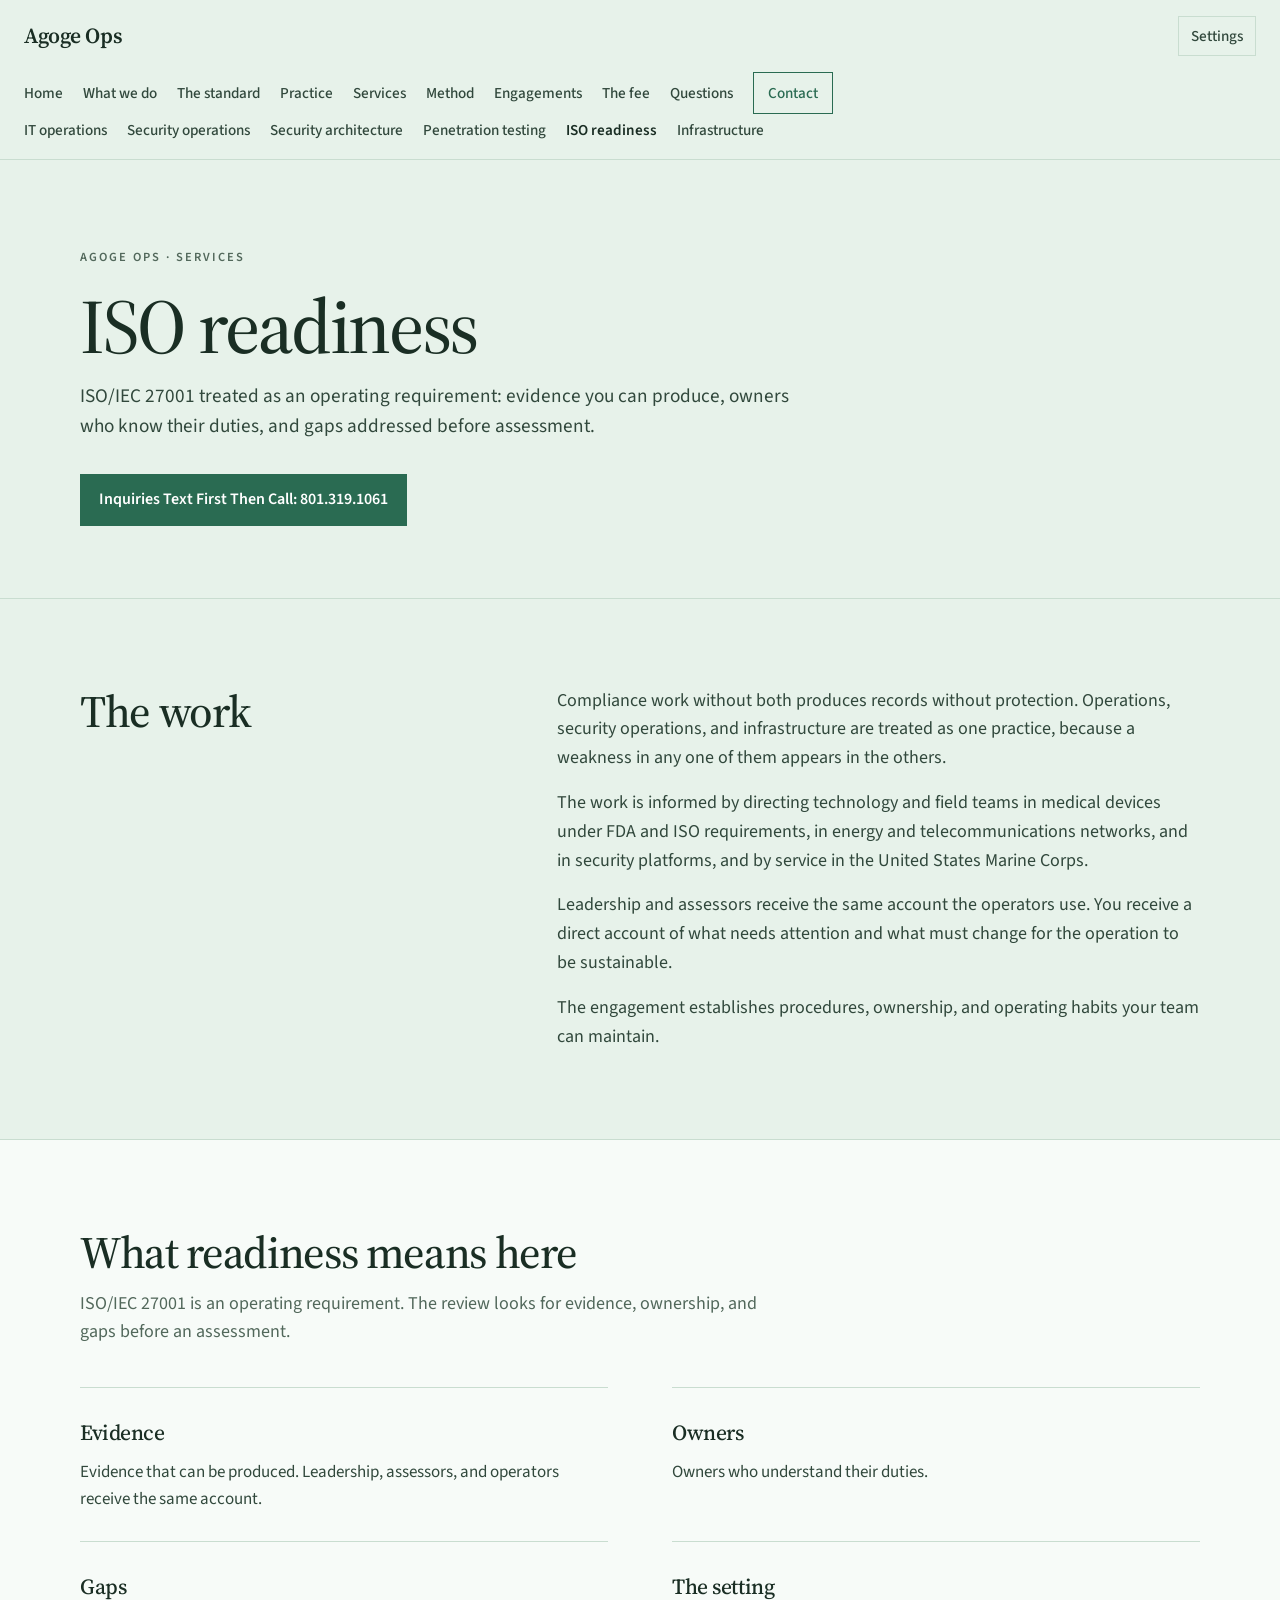
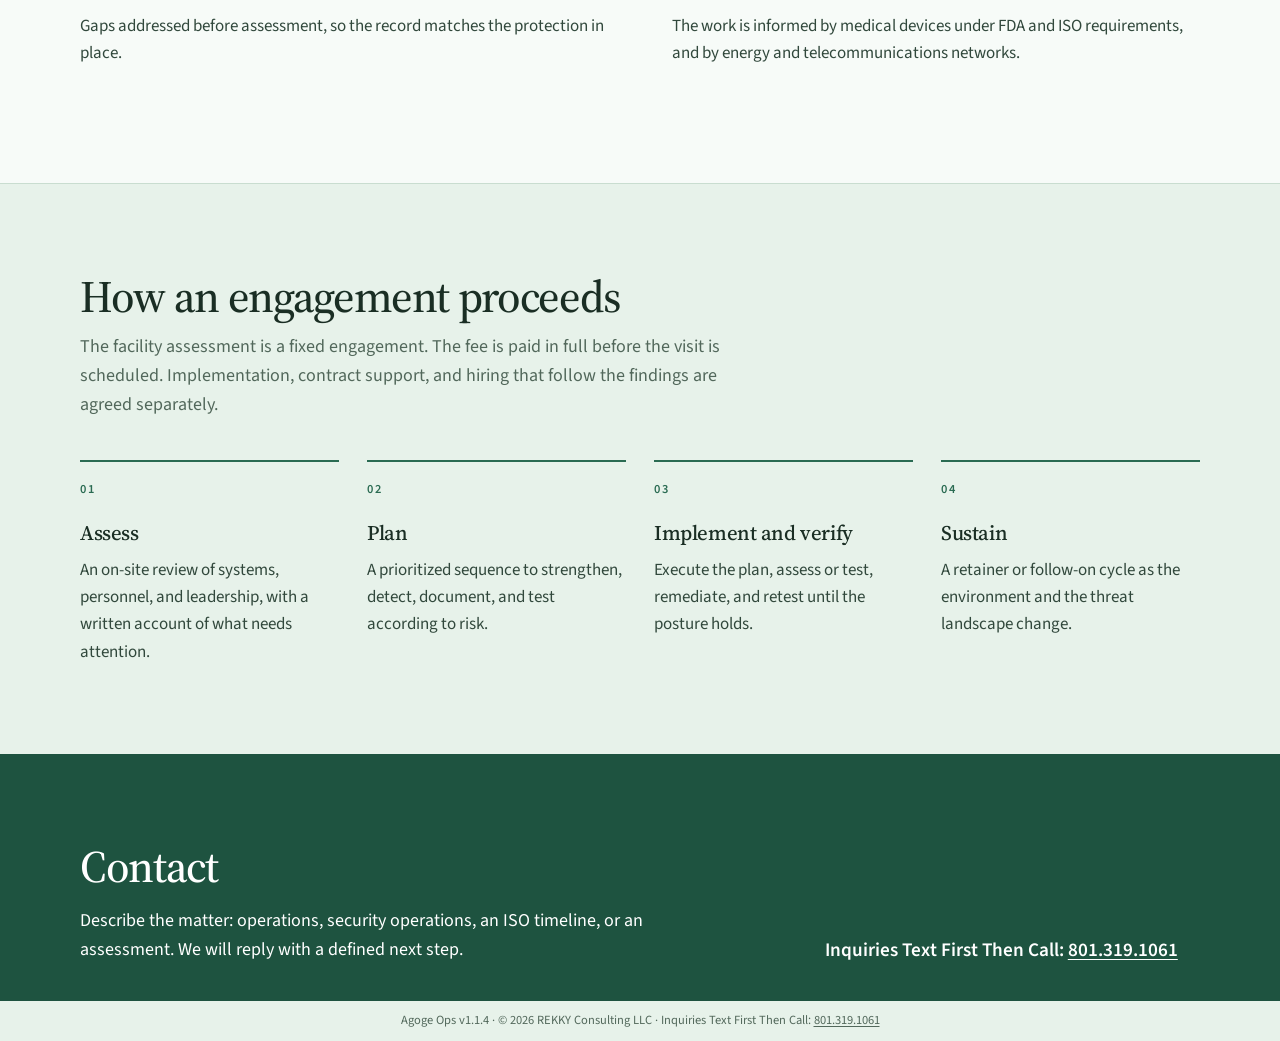
<file: iso-readiness.html>
<!DOCTYPE html>
<html lang="en">
<head>
  <meta charset="utf-8" />
  <meta name="viewport" content="width=device-width, initial-scale=1" />
  <title>ISO/IEC 27001 Readiness Consulting — Agoge Ops</title>
  <meta name="description" content="ISO/IEC 27001 treated as an operating requirement: evidence you can produce, owners who know their duties, and gaps addressed before assessment." />
  <meta name="robots" content="index, follow, max-image-preview:large" />
  <meta name="author" content="Robert Foster" />
  <meta name="theme-color" content="#e7f2ea" />
  <link rel="canonical" href="https://agogeops.com/iso-readiness.html" />
  <meta property="og:type" content="website" />
  <meta property="og:site_name" content="Agoge Ops" />
  <meta property="og:locale" content="en_US" />
  <meta property="og:title" content="ISO/IEC 27001 Readiness Consulting — Agoge Ops" />
  <meta property="og:description" content="ISO/IEC 27001 treated as an operating requirement: evidence you can produce, owners who know their duties, and gaps addressed before assessment." />
  <meta property="og:url" content="https://agogeops.com/iso-readiness.html" />
  <meta property="og:image" content="https://agogeops.com/assets/og.png" />
  <meta property="og:image:type" content="image/png" />
  <meta property="og:image:width" content="1200" />
  <meta property="og:image:height" content="630" />
  <meta property="og:image:alt" content="Agoge Ops. Shoulder to shoulder. Shield to shield." />
  <meta name="twitter:card" content="summary_large_image" />
  <meta name="twitter:title" content="ISO/IEC 27001 Readiness Consulting — Agoge Ops" />
  <meta name="twitter:description" content="ISO/IEC 27001 treated as an operating requirement: evidence you can produce, owners who know their duties, and gaps addressed before assessment." />
  <meta name="twitter:image" content="https://agogeops.com/assets/og.png" />
  <meta name="twitter:image:alt" content="Agoge Ops. Shoulder to shoulder. Shield to shield." />
  <script>
    (function () {
      document.documentElement.classList.add("js");
      var saved = localStorage.getItem("agogeops-theme");
      var themes = { light: 1, dark: 1, green: 1, "light-green": 1, "dark-green": 1, blue: 1, "light-blue": 1 };
      document.documentElement.setAttribute("data-theme", themes[saved] ? saved : "light-green");
    })();
  </script>
  <link rel="icon" href="assets/favicon.svg" type="image/svg+xml" />
  <link rel="icon" href="assets/favicon.ico" sizes="any" />
  <link rel="icon" href="assets/favicon-32.png" type="image/png" sizes="32x32" />
  <link rel="icon" href="assets/favicon-16.png" type="image/png" sizes="16x16" />
  <link rel="apple-touch-icon" href="assets/apple-touch-icon.png" />
  <link rel="manifest" href="site.webmanifest" />
  <style>
    /* Readable if assets/ fails to load. The full stylesheet replaces these rules when it arrives. */
    body{margin:0;background:#e7f2ea;color:#1a2e24;font-family:"Segoe UI",sans-serif;font-size:1.0625rem;line-height:1.6}
    a{color:#1e5340} img{max-width:100%;height:auto}
    .skip{position:absolute;left:-999px;top:0;background:#2a6b52;color:#fff;padding:8px 12px}
    .skip:focus{left:12px;top:12px}
    .wrap{width:min(1120px,calc(100% - 32px));margin-inline:auto}
    .top{position:sticky;top:0;background:#e7f2ea;border-bottom:1px solid #c9ddd0;padding:8px 16px 10px;z-index:40}
    .top-bar{display:flex;justify-content:space-between;align-items:center;min-height:56px;gap:12px}
    .brand{color:#1a2e24;text-decoration:none;font-family:Palatino,Georgia,serif;font-size:1.3rem;font-weight:600}
    .nav{display:flex;flex-direction:column;gap:4px}
    .nav-group{display:flex;flex-wrap:wrap;gap:6px 14px}
    .nav a{color:#31483c;text-decoration:none;font-size:.95rem}
    .nav-cta{border:1px solid #2a6b52;color:#2a6b52;padding:6px 10px}
    h1{font-family:Palatino,Georgia,serif;font-weight:500;font-size:clamp(2.6rem,8vw,4.8rem);line-height:.95;margin:0}
    h2{font-family:Palatino,Georgia,serif;font-weight:500;font-size:clamp(1.8rem,4vw,2.4rem);line-height:1.1}
    .lede{font-size:1.15rem;max-width:40em}
    .btn{display:inline-flex;align-items:center;min-height:48px;padding:12px 18px;font-weight:600;text-decoration:none}
    .btn.primary{background:#2a6b52;color:#ffffff}
    .contact{background:#1e5340;color:#ffffff;padding:64px 0 28px}
    .contact a{color:#ffffff}
    .site-meta{padding:10px 16px 12px;text-align:center;color:#52685b;font-size:12.5px;line-height:1.45}.site-meta p{margin:0}.site-meta a{color:#52685b;font-size:12.5px}
    a:focus-visible,button:focus-visible{outline:2px solid #1e5340;outline-offset:3px}
  </style>
  <link rel="stylesheet" href="assets/site.css?v=1.1.4" />
  <script type="application/ld+json">
{
  "@context": "https://schema.org",
  "@graph": [
    {
      "@type": "ProfessionalService",
      "@id": "https://agogeops.com/#practice",
      "name": "Agoge Ops",
      "url": "https://agogeops.com/",
      "telephone": "+1-801-319-1061"
    },
    {
      "@type": "Service",
      "@id": "https://agogeops.com/iso-readiness.html#service",
      "name": "ISO readiness",
      "serviceType": "ISO readiness",
      "url": "https://agogeops.com/iso-readiness.html",
      "description": "ISO/IEC 27001 treated as an operating requirement: evidence you can produce, owners who know their duties, and gaps addressed before assessment.",
      "provider": {
        "@id": "https://agogeops.com/#practice"
      }
    },
    {
      "@type": "BreadcrumbList",
      "itemListElement": [
        {
          "@type": "ListItem",
          "position": 1,
          "name": "Agoge Ops",
          "item": "https://agogeops.com/"
        },
        {
          "@type": "ListItem",
          "position": 2,
          "name": "ISO readiness",
          "item": "https://agogeops.com/iso-readiness.html"
        }
      ]
    }
  ]
}
  </script>
</head>
<body>
  <a class="skip" href="#main">Skip to content</a>

  <header class="top">
    <div class="top-bar">
      <a class="brand" href="index.html">Agoge Ops</a>
      <div class="header-tools">
    <div class="settings">
      <button type="button" class="settings-btn" id="settings-toggle" aria-expanded="false" aria-controls="settings-panel">Settings</button>
      <div class="settings-panel" id="settings-panel" hidden>
        <p class="settings-label" id="settings-label">Appearance</p>
        <div class="theme-list" role="radiogroup" aria-labelledby="settings-label">
          <button type="button" role="radio" data-theme="light" aria-checked="false">Light</button>
          <button type="button" role="radio" data-theme="dark" aria-checked="false">Dark</button>
          <button type="button" role="radio" data-theme="green" aria-checked="false">Green</button>
          <button type="button" role="radio" data-theme="light-green" aria-checked="true">Light green</button>
          <button type="button" role="radio" data-theme="dark-green" aria-checked="false">Dark green</button>
          <button type="button" role="radio" data-theme="blue" aria-checked="false">Blue</button>
          <button type="button" role="radio" data-theme="light-blue" aria-checked="false">Light blue</button>
        </div>
      </div>
    </div>
    <button type="button" class="nav-toggle" id="nav-toggle" aria-expanded="false" aria-controls="site-nav" aria-label="Menu">
      <span></span><span></span>
    </button>
    </div>
    </div>
    <nav class="nav" id="site-nav" aria-label="Primary">
      <div class="nav-group">
        <a href="index.html">Home</a>
        <a href="index.html#work">What we do</a>
        <a href="index.html#standard">The standard</a>
        <a href="index.html#practice">Practice</a>
        <a href="index.html#services">Services</a>
        <a href="index.html#method">Method</a>
        <a href="index.html#engagements">Engagements</a>
        <a href="engagement.html">The fee</a>
        <a href="faq.html">Questions</a>
        <a href="index.html#contact" class="nav-cta">Contact</a>
      </div>
      <div class="nav-group">
        <a href="it-operations.html">IT operations</a>
        <a href="security-operations.html">Security operations</a>
        <a href="security-operations.html#architecture">Security architecture</a>
        <a href="security-operations.html#penetration-testing">Penetration testing</a>
        <a href="iso-readiness.html" aria-current="page">ISO readiness</a>
        <a href="infrastructure.html">Infrastructure</a>
      </div>
    </nav>
  </header>

  <main id="main">
    <section class="hero">
      <div class="wrap">
        <p class="eyebrow"><a href="index.html">Agoge Ops</a> · Services</p>
        <h1 class="service-title">ISO readiness</h1>
        <p class="lede">ISO/IEC 27001 treated as an operating requirement: evidence you can produce, owners who know their duties, and gaps addressed before assessment.</p>
        <div class="hero-cta">
          <a class="btn primary" href="sms:+18013191061">Inquiries Text First Then Call: 801.319.1061</a>
        </div>
      </div>
    </section>

    <section class="band">
      <div class="wrap split">
        <h2>The work</h2>
        <div>
          <p>Compliance work without both produces records without protection. Operations, security operations, and infrastructure are treated as one practice, because a weakness in any one of them appears in the others.</p>
          <p>The work is informed by directing technology and field teams in medical devices under FDA and ISO requirements, in energy and telecommunications networks, and in security platforms, and by service in the United States Marine Corps.</p>
          <p>Leadership and assessors receive the same account the operators use. You receive a direct account of what needs attention and what must change for the operation to be sustainable.</p>
          <p>The engagement establishes procedures, ownership, and operating habits your team can maintain.</p>
        </div>
      </div>
    </section>

    <section class="band alt">
      <div class="wrap">
        <header class="section-head">
          <h2>What readiness means here</h2>
          <p>ISO/IEC 27001 is an operating requirement. The review looks for evidence, ownership, and gaps before an assessment.</p>
        </header>
        <ol class="services">
          <li>
            <h3>Evidence</h3>
            <p>Evidence that can be produced. Leadership, assessors, and operators receive the same account.</p>
          </li>
          <li>
            <h3>Owners</h3>
            <p>Owners who understand their duties.</p>
          </li>
          <li>
            <h3>Gaps</h3>
            <p>Gaps addressed before assessment, so the record matches the protection in place.</p>
          </li>
          <li>
            <h3>The setting</h3>
            <p>The work is informed by medical devices under FDA and ISO requirements, and by energy and telecommunications networks.</p>
          </li>
        </ol>
      </div>
    </section>

    <section class="band">
      <div class="wrap">
        <header class="section-head">
          <h2>How an engagement proceeds</h2>
          <p>The facility assessment is a fixed engagement. The fee is paid in full before the visit is scheduled. Implementation, contract support, and hiring that follow the findings are agreed separately.</p>
        </header>
        <ol class="steps">
          <li>
            <h3>Assess</h3>
            <p>An on-site review of systems, personnel, and leadership, with a written account of what needs attention.</p>
          </li>
          <li>
            <h3>Plan</h3>
            <p>A prioritized sequence to strengthen, detect, document, and test according to risk.</p>
          </li>
          <li>
            <h3>Implement and verify</h3>
            <p>Execute the plan, assess or test, remediate, and retest until the posture holds.</p>
          </li>
          <li>
            <h3>Sustain</h3>
            <p>A retainer or follow-on cycle as the environment and the threat landscape change.</p>
          </li>
        </ol>
      </div>
    </section>

    <section class="contact">
      <div class="wrap contact-inner">
        <div>
          <h2>Contact</h2>
          <p>Describe the matter: operations, security operations, an ISO timeline, or an assessment. We will reply with a defined next step.</p>
        </div>
        <address>Inquiries Text First Then Call: <a href="sms:+18013191061">801.319.1061</a></address>
      </div>
    </section>
  </main>
  <footer class="site-meta">
    <p><span>Agoge Ops v1.1.4</span> · <span>© 2026 REKKY Consulting LLC</span> · <span>Inquiries Text First Then Call: <a href="sms:+18013191061">801.319.1061</a></span></p>
  </footer>

  <script src="assets/site.js?v=1.1.4" defer></script>
</body>
</html>
</file>
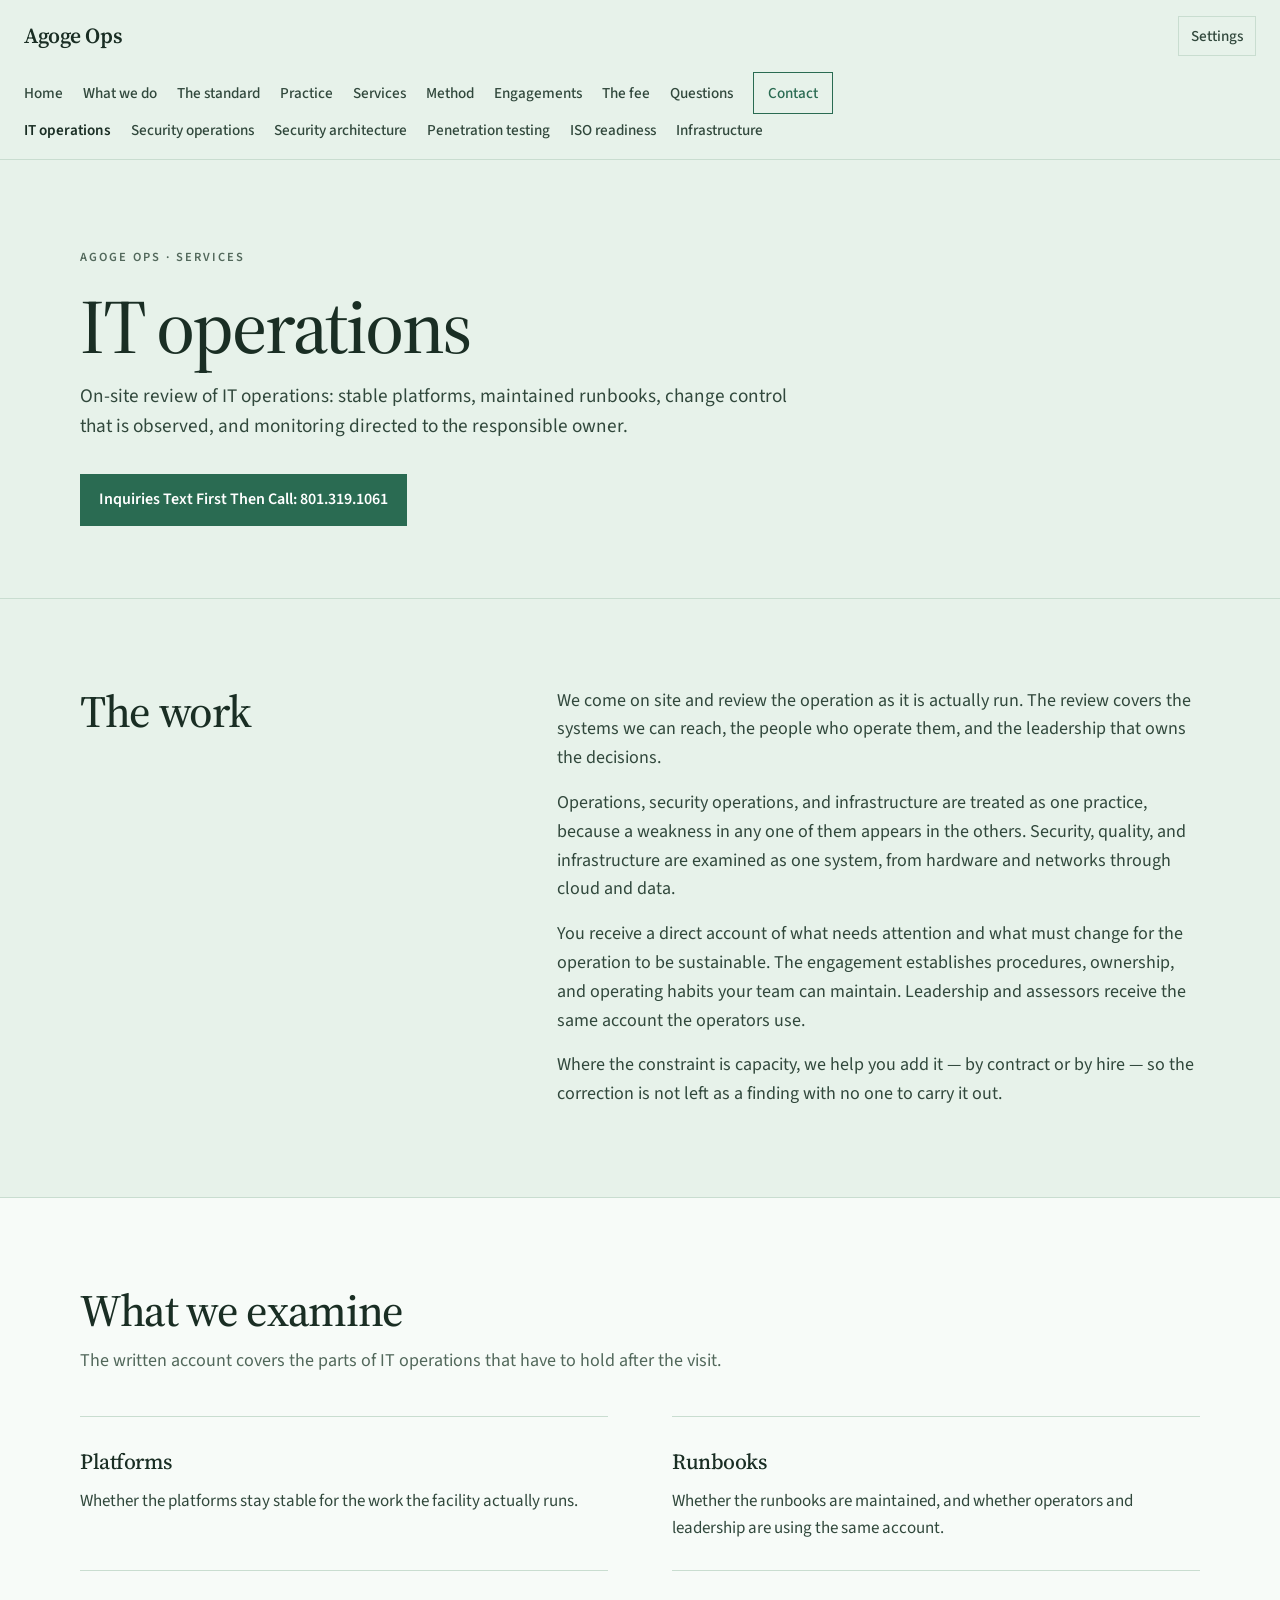
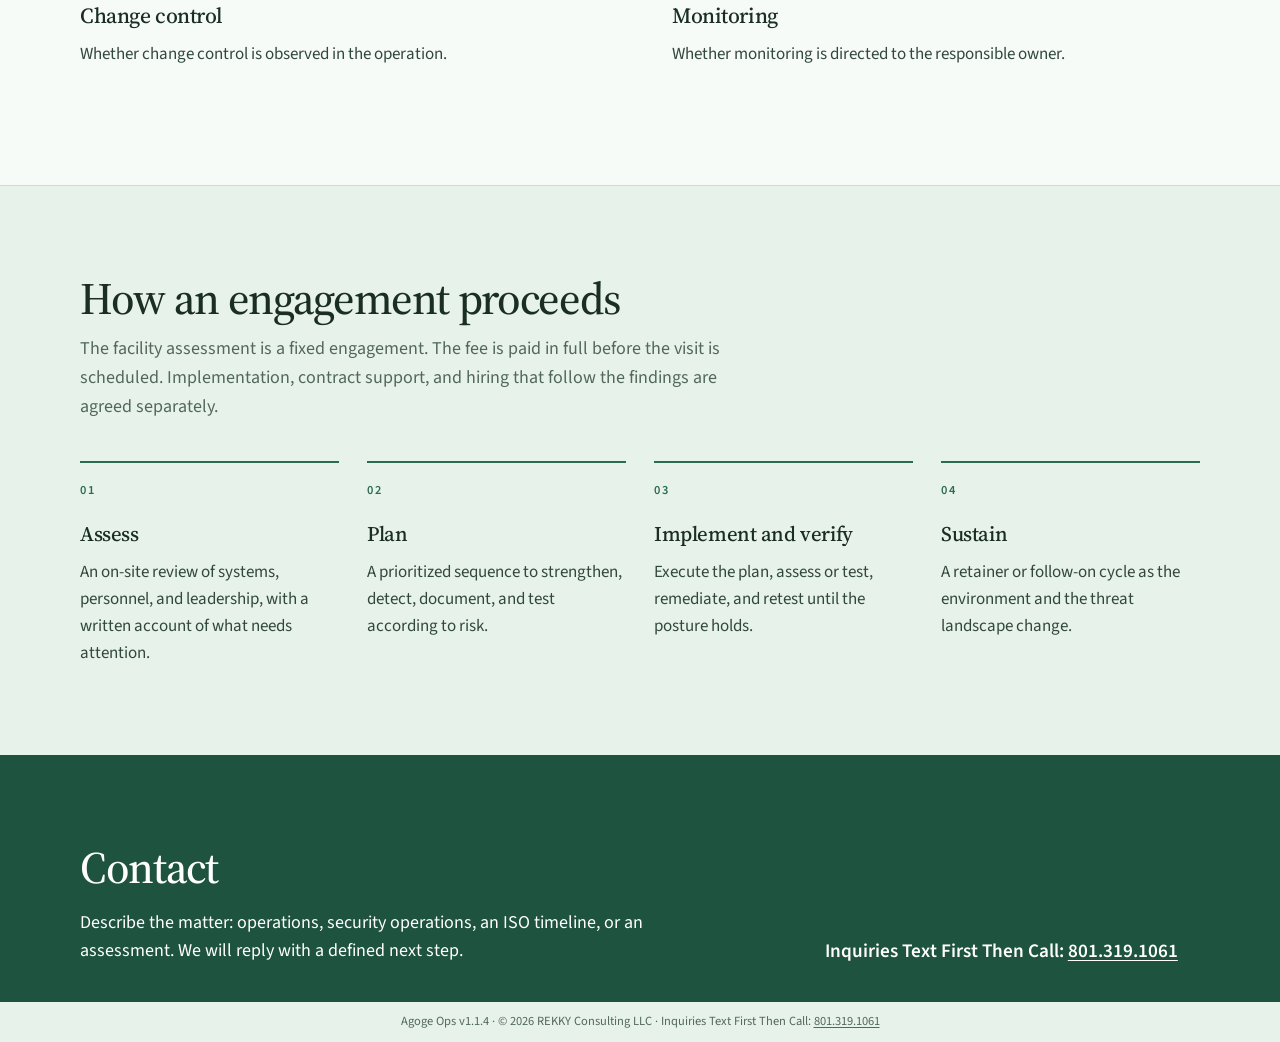
<file: it-operations.html>
<!DOCTYPE html>
<html lang="en">
<head>
  <meta charset="utf-8" />
  <meta name="viewport" content="width=device-width, initial-scale=1" />
  <title>On-site IT Operations Consulting — Agoge Ops</title>
  <meta name="description" content="On-site review of IT operations: stable platforms, maintained runbooks, change control that is observed, and monitoring directed to the responsible owner." />
  <meta name="robots" content="index, follow, max-image-preview:large" />
  <meta name="author" content="Robert Foster" />
  <meta name="theme-color" content="#e7f2ea" />
  <link rel="canonical" href="https://agogeops.com/it-operations.html" />
  <meta property="og:type" content="website" />
  <meta property="og:site_name" content="Agoge Ops" />
  <meta property="og:locale" content="en_US" />
  <meta property="og:title" content="On-site IT Operations Consulting — Agoge Ops" />
  <meta property="og:description" content="On-site review of IT operations: stable platforms, maintained runbooks, change control that is observed, and monitoring directed to the responsible owner." />
  <meta property="og:url" content="https://agogeops.com/it-operations.html" />
  <meta property="og:image" content="https://agogeops.com/assets/og.png" />
  <meta property="og:image:type" content="image/png" />
  <meta property="og:image:width" content="1200" />
  <meta property="og:image:height" content="630" />
  <meta property="og:image:alt" content="Agoge Ops. Shoulder to shoulder. Shield to shield." />
  <meta name="twitter:card" content="summary_large_image" />
  <meta name="twitter:title" content="On-site IT Operations Consulting — Agoge Ops" />
  <meta name="twitter:description" content="On-site review of IT operations: stable platforms, maintained runbooks, change control that is observed, and monitoring directed to the responsible owner." />
  <meta name="twitter:image" content="https://agogeops.com/assets/og.png" />
  <meta name="twitter:image:alt" content="Agoge Ops. Shoulder to shoulder. Shield to shield." />
  <script>
    (function () {
      document.documentElement.classList.add("js");
      var saved = localStorage.getItem("agogeops-theme");
      var themes = { light: 1, dark: 1, green: 1, "light-green": 1, "dark-green": 1, blue: 1, "light-blue": 1 };
      document.documentElement.setAttribute("data-theme", themes[saved] ? saved : "light-green");
    })();
  </script>
  <link rel="icon" href="assets/favicon.svg" type="image/svg+xml" />
  <link rel="icon" href="assets/favicon.ico" sizes="any" />
  <link rel="icon" href="assets/favicon-32.png" type="image/png" sizes="32x32" />
  <link rel="icon" href="assets/favicon-16.png" type="image/png" sizes="16x16" />
  <link rel="apple-touch-icon" href="assets/apple-touch-icon.png" />
  <link rel="manifest" href="site.webmanifest" />
  <style>
    /* Readable if assets/ fails to load. The full stylesheet replaces these rules when it arrives. */
    body{margin:0;background:#e7f2ea;color:#1a2e24;font-family:"Segoe UI",sans-serif;font-size:1.0625rem;line-height:1.6}
    a{color:#1e5340} img{max-width:100%;height:auto}
    .skip{position:absolute;left:-999px;top:0;background:#2a6b52;color:#fff;padding:8px 12px}
    .skip:focus{left:12px;top:12px}
    .wrap{width:min(1120px,calc(100% - 32px));margin-inline:auto}
    .top{position:sticky;top:0;background:#e7f2ea;border-bottom:1px solid #c9ddd0;padding:8px 16px 10px;z-index:40}
    .top-bar{display:flex;justify-content:space-between;align-items:center;min-height:56px;gap:12px}
    .brand{color:#1a2e24;text-decoration:none;font-family:Palatino,Georgia,serif;font-size:1.3rem;font-weight:600}
    .nav{display:flex;flex-direction:column;gap:4px}
    .nav-group{display:flex;flex-wrap:wrap;gap:6px 14px}
    .nav a{color:#31483c;text-decoration:none;font-size:.95rem}
    .nav-cta{border:1px solid #2a6b52;color:#2a6b52;padding:6px 10px}
    h1{font-family:Palatino,Georgia,serif;font-weight:500;font-size:clamp(2.6rem,8vw,4.8rem);line-height:.95;margin:0}
    h2{font-family:Palatino,Georgia,serif;font-weight:500;font-size:clamp(1.8rem,4vw,2.4rem);line-height:1.1}
    .lede{font-size:1.15rem;max-width:40em}
    .btn{display:inline-flex;align-items:center;min-height:48px;padding:12px 18px;font-weight:600;text-decoration:none}
    .btn.primary{background:#2a6b52;color:#ffffff}
    .contact{background:#1e5340;color:#ffffff;padding:64px 0 28px}
    .contact a{color:#ffffff}
    .site-meta{padding:10px 16px 12px;text-align:center;color:#52685b;font-size:12.5px;line-height:1.45}.site-meta p{margin:0}.site-meta a{color:#52685b;font-size:12.5px}
    a:focus-visible,button:focus-visible{outline:2px solid #1e5340;outline-offset:3px}
  </style>
  <link rel="stylesheet" href="assets/site.css?v=1.1.4" />
  <script type="application/ld+json">
{
  "@context": "https://schema.org",
  "@graph": [
    {
      "@type": "ProfessionalService",
      "@id": "https://agogeops.com/#practice",
      "name": "Agoge Ops",
      "url": "https://agogeops.com/",
      "telephone": "+1-801-319-1061"
    },
    {
      "@type": "Service",
      "@id": "https://agogeops.com/it-operations.html#service",
      "name": "IT operations",
      "serviceType": "IT operations",
      "url": "https://agogeops.com/it-operations.html",
      "description": "On-site review of IT operations: stable platforms, maintained runbooks, change control that is observed, and monitoring directed to the responsible owner.",
      "provider": {
        "@id": "https://agogeops.com/#practice"
      }
    },
    {
      "@type": "BreadcrumbList",
      "itemListElement": [
        {
          "@type": "ListItem",
          "position": 1,
          "name": "Agoge Ops",
          "item": "https://agogeops.com/"
        },
        {
          "@type": "ListItem",
          "position": 2,
          "name": "IT operations",
          "item": "https://agogeops.com/it-operations.html"
        }
      ]
    }
  ]
}
  </script>
</head>
<body>
  <a class="skip" href="#main">Skip to content</a>

  <header class="top">
    <div class="top-bar">
      <a class="brand" href="index.html">Agoge Ops</a>
      <div class="header-tools">
    <div class="settings">
      <button type="button" class="settings-btn" id="settings-toggle" aria-expanded="false" aria-controls="settings-panel">Settings</button>
      <div class="settings-panel" id="settings-panel" hidden>
        <p class="settings-label" id="settings-label">Appearance</p>
        <div class="theme-list" role="radiogroup" aria-labelledby="settings-label">
          <button type="button" role="radio" data-theme="light" aria-checked="false">Light</button>
          <button type="button" role="radio" data-theme="dark" aria-checked="false">Dark</button>
          <button type="button" role="radio" data-theme="green" aria-checked="false">Green</button>
          <button type="button" role="radio" data-theme="light-green" aria-checked="true">Light green</button>
          <button type="button" role="radio" data-theme="dark-green" aria-checked="false">Dark green</button>
          <button type="button" role="radio" data-theme="blue" aria-checked="false">Blue</button>
          <button type="button" role="radio" data-theme="light-blue" aria-checked="false">Light blue</button>
        </div>
      </div>
    </div>
    <button type="button" class="nav-toggle" id="nav-toggle" aria-expanded="false" aria-controls="site-nav" aria-label="Menu">
      <span></span><span></span>
    </button>
    </div>
    </div>
    <nav class="nav" id="site-nav" aria-label="Primary">
      <div class="nav-group">
        <a href="index.html">Home</a>
        <a href="index.html#work">What we do</a>
        <a href="index.html#standard">The standard</a>
        <a href="index.html#practice">Practice</a>
        <a href="index.html#services">Services</a>
        <a href="index.html#method">Method</a>
        <a href="index.html#engagements">Engagements</a>
        <a href="engagement.html">The fee</a>
        <a href="faq.html">Questions</a>
        <a href="index.html#contact" class="nav-cta">Contact</a>
      </div>
      <div class="nav-group">
        <a href="it-operations.html" aria-current="page">IT operations</a>
        <a href="security-operations.html">Security operations</a>
        <a href="security-operations.html#architecture">Security architecture</a>
        <a href="security-operations.html#penetration-testing">Penetration testing</a>
        <a href="iso-readiness.html">ISO readiness</a>
        <a href="infrastructure.html">Infrastructure</a>
      </div>
    </nav>
  </header>

  <main id="main">
    <section class="hero">
      <div class="wrap">
        <p class="eyebrow"><a href="index.html">Agoge Ops</a> · Services</p>
        <h1 class="service-title">IT operations</h1>
        <p class="lede">On-site review of IT operations: stable platforms, maintained runbooks, change control that is observed, and monitoring directed to the responsible owner.</p>
        <div class="hero-cta">
          <a class="btn primary" href="sms:+18013191061">Inquiries Text First Then Call: 801.319.1061</a>
        </div>
      </div>
    </section>

    <section class="band">
      <div class="wrap split">
        <h2>The work</h2>
        <div>
          <p>We come on site and review the operation as it is actually run. The review covers the systems we can reach, the people who operate them, and the leadership that owns the decisions.</p>
          <p>Operations, security operations, and infrastructure are treated as one practice, because a weakness in any one of them appears in the others. Security, quality, and infrastructure are examined as one system, from hardware and networks through cloud and data.</p>
          <p>You receive a direct account of what needs attention and what must change for the operation to be sustainable. The engagement establishes procedures, ownership, and operating habits your team can maintain. Leadership and assessors receive the same account the operators use.</p>
          <p>Where the constraint is capacity, we help you add it — by contract or by hire — so the correction is not left as a finding with no one to carry it out.</p>
        </div>
      </div>
    </section>

    <section class="band alt">
      <div class="wrap">
        <header class="section-head">
          <h2>What we examine</h2>
          <p>The written account covers the parts of IT operations that have to hold after the visit.</p>
        </header>
        <ol class="services">
          <li>
            <h3>Platforms</h3>
            <p>Whether the platforms stay stable for the work the facility actually runs.</p>
          </li>
          <li>
            <h3>Runbooks</h3>
            <p>Whether the runbooks are maintained, and whether operators and leadership are using the same account.</p>
          </li>
          <li>
            <h3>Change control</h3>
            <p>Whether change control is observed in the operation.</p>
          </li>
          <li>
            <h3>Monitoring</h3>
            <p>Whether monitoring is directed to the responsible owner.</p>
          </li>
        </ol>
      </div>
    </section>

    <section class="band">
      <div class="wrap">
        <header class="section-head">
          <h2>How an engagement proceeds</h2>
          <p>The facility assessment is a fixed engagement. The fee is paid in full before the visit is scheduled. Implementation, contract support, and hiring that follow the findings are agreed separately.</p>
        </header>
        <ol class="steps">
          <li>
            <h3>Assess</h3>
            <p>An on-site review of systems, personnel, and leadership, with a written account of what needs attention.</p>
          </li>
          <li>
            <h3>Plan</h3>
            <p>A prioritized sequence to strengthen, detect, document, and test according to risk.</p>
          </li>
          <li>
            <h3>Implement and verify</h3>
            <p>Execute the plan, assess or test, remediate, and retest until the posture holds.</p>
          </li>
          <li>
            <h3>Sustain</h3>
            <p>A retainer or follow-on cycle as the environment and the threat landscape change.</p>
          </li>
        </ol>
      </div>
    </section>

    <section class="contact">
      <div class="wrap contact-inner">
        <div>
          <h2>Contact</h2>
          <p>Describe the matter: operations, security operations, an ISO timeline, or an assessment. We will reply with a defined next step.</p>
        </div>
        <address>Inquiries Text First Then Call: <a href="sms:+18013191061">801.319.1061</a></address>
      </div>
    </section>
  </main>
  <footer class="site-meta">
    <p><span>Agoge Ops v1.1.4</span> · <span>© 2026 REKKY Consulting LLC</span> · <span>Inquiries Text First Then Call: <a href="sms:+18013191061">801.319.1061</a></span></p>
  </footer>

  <script src="assets/site.js?v=1.1.4" defer></script>
</body>
</html>
</file>
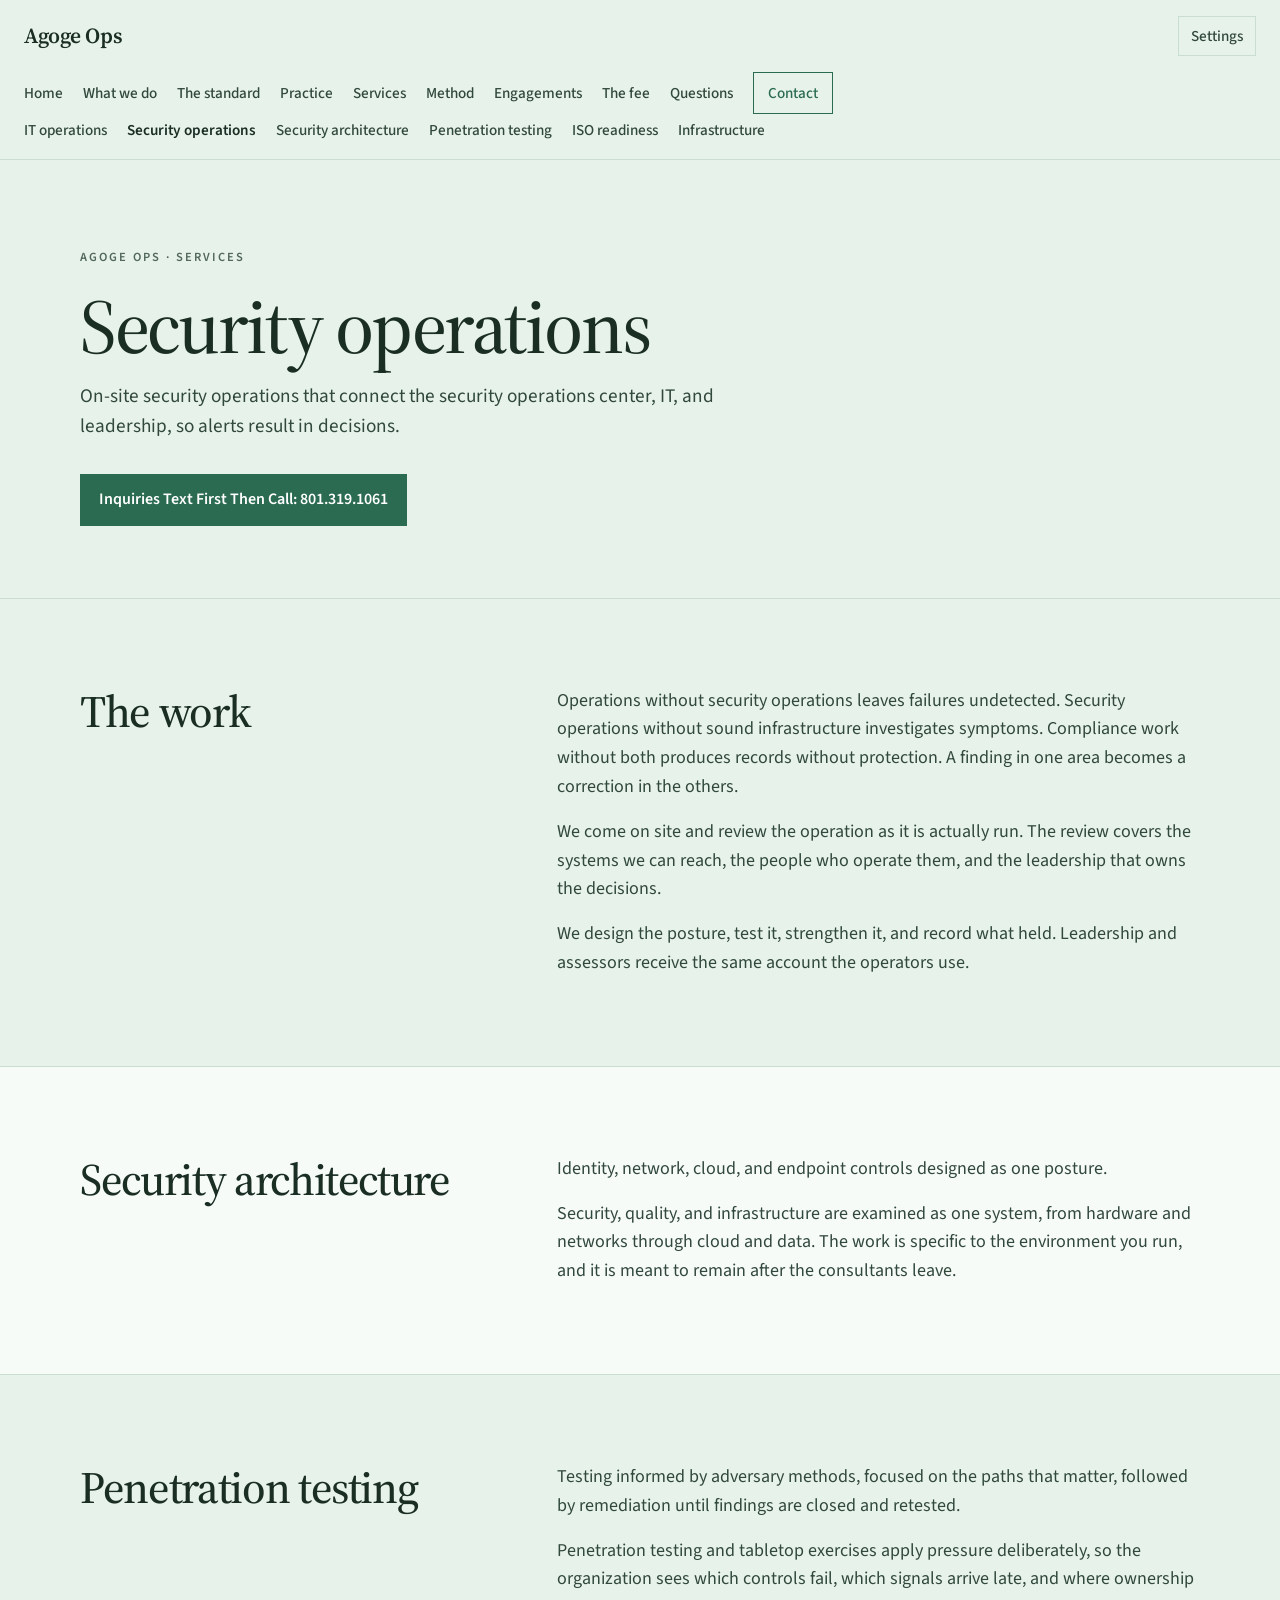
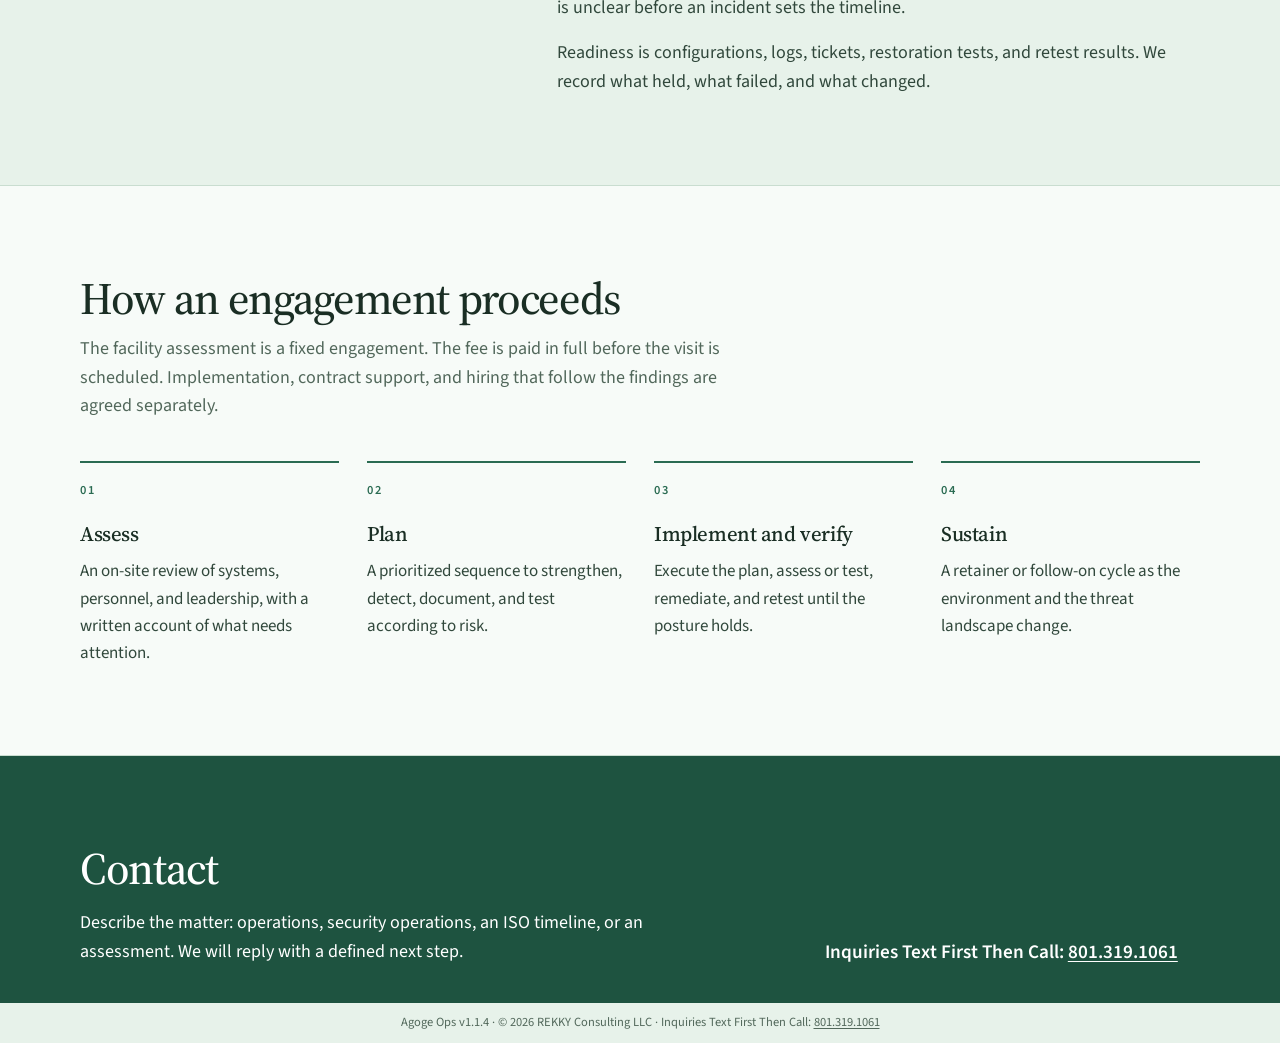
<file: security-operations.html>
<!DOCTYPE html>
<html lang="en">
<head>
  <meta charset="utf-8" />
  <meta name="viewport" content="width=device-width, initial-scale=1" />
  <title>Security Operations Consulting — Agoge Ops</title>
  <meta name="description" content="On-site security operations that connect the security operations center, IT, and leadership, so alerts result in decisions." />
  <meta name="robots" content="index, follow, max-image-preview:large" />
  <meta name="author" content="Robert Foster" />
  <meta name="theme-color" content="#e7f2ea" />
  <link rel="canonical" href="https://agogeops.com/security-operations.html" />
  <meta property="og:type" content="website" />
  <meta property="og:site_name" content="Agoge Ops" />
  <meta property="og:locale" content="en_US" />
  <meta property="og:title" content="Security Operations Consulting — Agoge Ops" />
  <meta property="og:description" content="On-site security operations that connect the security operations center, IT, and leadership, so alerts result in decisions." />
  <meta property="og:url" content="https://agogeops.com/security-operations.html" />
  <meta property="og:image" content="https://agogeops.com/assets/og.png" />
  <meta property="og:image:type" content="image/png" />
  <meta property="og:image:width" content="1200" />
  <meta property="og:image:height" content="630" />
  <meta property="og:image:alt" content="Agoge Ops. Shoulder to shoulder. Shield to shield." />
  <meta name="twitter:card" content="summary_large_image" />
  <meta name="twitter:title" content="Security Operations Consulting — Agoge Ops" />
  <meta name="twitter:description" content="On-site security operations that connect the security operations center, IT, and leadership, so alerts result in decisions." />
  <meta name="twitter:image" content="https://agogeops.com/assets/og.png" />
  <meta name="twitter:image:alt" content="Agoge Ops. Shoulder to shoulder. Shield to shield." />
  <script>
    (function () {
      document.documentElement.classList.add("js");
      var saved = localStorage.getItem("agogeops-theme");
      var themes = { light: 1, dark: 1, green: 1, "light-green": 1, "dark-green": 1, blue: 1, "light-blue": 1 };
      document.documentElement.setAttribute("data-theme", themes[saved] ? saved : "light-green");
    })();
  </script>
  <link rel="icon" href="assets/favicon.svg" type="image/svg+xml" />
  <link rel="icon" href="assets/favicon.ico" sizes="any" />
  <link rel="icon" href="assets/favicon-32.png" type="image/png" sizes="32x32" />
  <link rel="icon" href="assets/favicon-16.png" type="image/png" sizes="16x16" />
  <link rel="apple-touch-icon" href="assets/apple-touch-icon.png" />
  <link rel="manifest" href="site.webmanifest" />
  <style>
    /* Readable if assets/ fails to load. The full stylesheet replaces these rules when it arrives. */
    body{margin:0;background:#e7f2ea;color:#1a2e24;font-family:"Segoe UI",sans-serif;font-size:1.0625rem;line-height:1.6}
    a{color:#1e5340} img{max-width:100%;height:auto}
    .skip{position:absolute;left:-999px;top:0;background:#2a6b52;color:#fff;padding:8px 12px}
    .skip:focus{left:12px;top:12px}
    .wrap{width:min(1120px,calc(100% - 32px));margin-inline:auto}
    .top{position:sticky;top:0;background:#e7f2ea;border-bottom:1px solid #c9ddd0;padding:8px 16px 10px;z-index:40}
    .top-bar{display:flex;justify-content:space-between;align-items:center;min-height:56px;gap:12px}
    .brand{color:#1a2e24;text-decoration:none;font-family:Palatino,Georgia,serif;font-size:1.3rem;font-weight:600}
    .nav{display:flex;flex-direction:column;gap:4px}
    .nav-group{display:flex;flex-wrap:wrap;gap:6px 14px}
    .nav a{color:#31483c;text-decoration:none;font-size:.95rem}
    .nav-cta{border:1px solid #2a6b52;color:#2a6b52;padding:6px 10px}
    h1{font-family:Palatino,Georgia,serif;font-weight:500;font-size:clamp(2.6rem,8vw,4.8rem);line-height:.95;margin:0}
    h2{font-family:Palatino,Georgia,serif;font-weight:500;font-size:clamp(1.8rem,4vw,2.4rem);line-height:1.1}
    .lede{font-size:1.15rem;max-width:40em}
    .btn{display:inline-flex;align-items:center;min-height:48px;padding:12px 18px;font-weight:600;text-decoration:none}
    .btn.primary{background:#2a6b52;color:#ffffff}
    .contact{background:#1e5340;color:#ffffff;padding:64px 0 28px}
    .contact a{color:#ffffff}
    .site-meta{padding:10px 16px 12px;text-align:center;color:#52685b;font-size:12.5px;line-height:1.45}.site-meta p{margin:0}.site-meta a{color:#52685b;font-size:12.5px}
    a:focus-visible,button:focus-visible{outline:2px solid #1e5340;outline-offset:3px}
  </style>
  <link rel="stylesheet" href="assets/site.css?v=1.1.4" />
  <script type="application/ld+json">
{
  "@context": "https://schema.org",
  "@graph": [
    {
      "@type": "ProfessionalService",
      "@id": "https://agogeops.com/#practice",
      "name": "Agoge Ops",
      "url": "https://agogeops.com/",
      "telephone": "+1-801-319-1061"
    },
    {
      "@type": "Service",
      "@id": "https://agogeops.com/security-operations.html#service",
      "name": "Security operations",
      "serviceType": "Security operations",
      "url": "https://agogeops.com/security-operations.html",
      "description": "On-site security operations that connect the security operations center, IT, and leadership, so alerts result in decisions.",
      "provider": {
        "@id": "https://agogeops.com/#practice"
      }
    },
    {
      "@type": "Service",
      "@id": "https://agogeops.com/security-operations.html#architecture",
      "name": "Security architecture",
      "serviceType": "Security architecture",
      "url": "https://agogeops.com/security-operations.html#architecture",
      "description": "Identity, network, cloud, and endpoint controls designed as one posture.",
      "provider": {
        "@id": "https://agogeops.com/#practice"
      }
    },
    {
      "@type": "Service",
      "@id": "https://agogeops.com/security-operations.html#penetration-testing",
      "name": "Penetration testing",
      "serviceType": "Penetration testing",
      "url": "https://agogeops.com/security-operations.html#penetration-testing",
      "description": "Testing informed by adversary methods, focused on the paths that matter, followed by remediation until findings are closed and retested.",
      "provider": {
        "@id": "https://agogeops.com/#practice"
      }
    },
    {
      "@type": "BreadcrumbList",
      "itemListElement": [
        {
          "@type": "ListItem",
          "position": 1,
          "name": "Agoge Ops",
          "item": "https://agogeops.com/"
        },
        {
          "@type": "ListItem",
          "position": 2,
          "name": "Security operations",
          "item": "https://agogeops.com/security-operations.html"
        }
      ]
    }
  ]
}
  </script>
</head>
<body>
  <a class="skip" href="#main">Skip to content</a>

  <header class="top">
    <div class="top-bar">
      <a class="brand" href="index.html">Agoge Ops</a>
      <div class="header-tools">
    <div class="settings">
      <button type="button" class="settings-btn" id="settings-toggle" aria-expanded="false" aria-controls="settings-panel">Settings</button>
      <div class="settings-panel" id="settings-panel" hidden>
        <p class="settings-label" id="settings-label">Appearance</p>
        <div class="theme-list" role="radiogroup" aria-labelledby="settings-label">
          <button type="button" role="radio" data-theme="light" aria-checked="false">Light</button>
          <button type="button" role="radio" data-theme="dark" aria-checked="false">Dark</button>
          <button type="button" role="radio" data-theme="green" aria-checked="false">Green</button>
          <button type="button" role="radio" data-theme="light-green" aria-checked="true">Light green</button>
          <button type="button" role="radio" data-theme="dark-green" aria-checked="false">Dark green</button>
          <button type="button" role="radio" data-theme="blue" aria-checked="false">Blue</button>
          <button type="button" role="radio" data-theme="light-blue" aria-checked="false">Light blue</button>
        </div>
      </div>
    </div>
    <button type="button" class="nav-toggle" id="nav-toggle" aria-expanded="false" aria-controls="site-nav" aria-label="Menu">
      <span></span><span></span>
    </button>
    </div>
    </div>
    <nav class="nav" id="site-nav" aria-label="Primary">
      <div class="nav-group">
        <a href="index.html">Home</a>
        <a href="index.html#work">What we do</a>
        <a href="index.html#standard">The standard</a>
        <a href="index.html#practice">Practice</a>
        <a href="index.html#services">Services</a>
        <a href="index.html#method">Method</a>
        <a href="index.html#engagements">Engagements</a>
        <a href="engagement.html">The fee</a>
        <a href="faq.html">Questions</a>
        <a href="index.html#contact" class="nav-cta">Contact</a>
      </div>
      <div class="nav-group">
        <a href="it-operations.html">IT operations</a>
        <a href="security-operations.html" aria-current="page">Security operations</a>
        <a href="security-operations.html#architecture">Security architecture</a>
        <a href="security-operations.html#penetration-testing">Penetration testing</a>
        <a href="iso-readiness.html">ISO readiness</a>
        <a href="infrastructure.html">Infrastructure</a>
      </div>
    </nav>
  </header>

  <main id="main">
    <section class="hero">
      <div class="wrap">
        <p class="eyebrow"><a href="index.html">Agoge Ops</a> · Services</p>
        <h1 class="service-title">Security operations</h1>
        <p class="lede">On-site security operations that connect the security operations center, IT, and leadership, so alerts result in decisions.</p>
        <div class="hero-cta">
          <a class="btn primary" href="sms:+18013191061">Inquiries Text First Then Call: 801.319.1061</a>
        </div>
      </div>
    </section>

    <section class="band">
      <div class="wrap split">
        <h2>The work</h2>
        <div>
          <p>Operations without security operations leaves failures undetected. Security operations without sound infrastructure investigates symptoms. Compliance work without both produces records without protection. A finding in one area becomes a correction in the others.</p>
          <p>We come on site and review the operation as it is actually run. The review covers the systems we can reach, the people who operate them, and the leadership that owns the decisions.</p>
          <p>We design the posture, test it, strengthen it, and record what held. Leadership and assessors receive the same account the operators use.</p>
        </div>
      </div>
    </section>

    <section class="band alt" id="architecture">
      <div class="wrap split">
        <h2>Security architecture</h2>
        <div>
          <p>Identity, network, cloud, and endpoint controls designed as one posture.</p>
          <p>Security, quality, and infrastructure are examined as one system, from hardware and networks through cloud and data. The work is specific to the environment you run, and it is meant to remain after the consultants leave.</p>
        </div>
      </div>
    </section>

    <section class="band" id="penetration-testing">
      <div class="wrap split">
        <h2>Penetration testing</h2>
        <div>
          <p>Testing informed by adversary methods, focused on the paths that matter, followed by remediation until findings are closed and retested.</p>
          <p>Penetration testing and tabletop exercises apply pressure deliberately, so the organization sees which controls fail, which signals arrive late, and where ownership is unclear before an incident sets the timeline.</p>
          <p>Readiness is configurations, logs, tickets, restoration tests, and retest results. We record what held, what failed, and what changed.</p>
        </div>
      </div>
    </section>

    <section class="band alt">
      <div class="wrap">
        <header class="section-head">
          <h2>How an engagement proceeds</h2>
          <p>The facility assessment is a fixed engagement. The fee is paid in full before the visit is scheduled. Implementation, contract support, and hiring that follow the findings are agreed separately.</p>
        </header>
        <ol class="steps">
          <li>
            <h3>Assess</h3>
            <p>An on-site review of systems, personnel, and leadership, with a written account of what needs attention.</p>
          </li>
          <li>
            <h3>Plan</h3>
            <p>A prioritized sequence to strengthen, detect, document, and test according to risk.</p>
          </li>
          <li>
            <h3>Implement and verify</h3>
            <p>Execute the plan, assess or test, remediate, and retest until the posture holds.</p>
          </li>
          <li>
            <h3>Sustain</h3>
            <p>A retainer or follow-on cycle as the environment and the threat landscape change.</p>
          </li>
        </ol>
      </div>
    </section>

    <section class="contact">
      <div class="wrap contact-inner">
        <div>
          <h2>Contact</h2>
          <p>Describe the matter: operations, security operations, an ISO timeline, or an assessment. We will reply with a defined next step.</p>
        </div>
        <address>Inquiries Text First Then Call: <a href="sms:+18013191061">801.319.1061</a></address>
      </div>
    </section>
  </main>
  <footer class="site-meta">
    <p><span>Agoge Ops v1.1.4</span> · <span>© 2026 REKKY Consulting LLC</span> · <span>Inquiries Text First Then Call: <a href="sms:+18013191061">801.319.1061</a></span></p>
  </footer>

  <script src="assets/site.js?v=1.1.4" defer></script>
</body>
</html>
</file>
<file: assets/site.css>
@font-face {
  font-family: "Source Sans 3";
  font-style: normal;
  font-weight: 400 600;
  font-display: swap;
  src: url("fonts/source-sans-3-latin.woff2") format("woff2");
  unicode-range: U+0000-00FF, U+0131, U+0152-0153, U+02BB-02BC, U+02C6, U+02DA, U+02DC, U+0304, U+0308, U+0329, U+2000-206F, U+20AC, U+2122, U+2191, U+2193, U+2212, U+2215, U+FEFF, U+FFFD;
}

@font-face {
  font-family: "Source Serif 4";
  font-style: normal;
  font-weight: 500 600;
  font-display: swap;
  src: url("fonts/source-serif-4-latin.woff2") format("woff2");
  unicode-range: U+0000-00FF, U+0131, U+0152-0153, U+02BB-02BC, U+02C6, U+02DA, U+02DC, U+0304, U+0308, U+0329, U+2000-206F, U+20AC, U+2122, U+2191, U+2193, U+2212, U+2215, U+FEFF, U+FFFD;
}

:root,
html[data-theme="light-green"] {
  --paper: #e7f2ea;
  --surface: #f7fbf8;
  --header: rgba(231, 242, 234, 0.94);
  --ink: #1a2e24;
  --ink-soft: #31483c;
  --muted: #52685b;
  --line: #c9ddd0;
  --accent: #2a6b52;
  --accent-hot: #1e5340;
  --btn: #2a6b52;
  --btn-text: #f7fbf8;
  --contact-bg: #1e5340;
  --contact-ink: #f7fbf8;
  --contact-copy: #d5e6db;
  --contact-line: rgba(255, 255, 255, 0.28);
  --theme-color: #e7f2ea;
}

html[data-theme="light"] {
  --paper: #f3f0ea;
  --surface: #ffffff;
  --header: rgba(243, 240, 234, 0.94);
  --ink: #1c1a17;
  --ink-soft: #3c3832;
  --muted: #5e5952;
  --line: #d4cdc2;
  --accent: #1e3a34;
  --accent-hot: #16302b;
  --btn: #1e3a34;
  --btn-text: #f3f0ea;
  --contact-bg: #1e3a34;
  --contact-ink: #f3f0ea;
  --contact-copy: #d5ddd9;
  --contact-line: rgba(255, 255, 255, 0.28);
  --theme-color: #f3f0ea;
}

html[data-theme="dark"] {
  --paper: #141816;
  --surface: #1c221f;
  --header: rgba(20, 24, 22, 0.94);
  --ink: #f2f0ea;
  --ink-soft: #d4d0c6;
  --muted: #a39e94;
  --line: #343a36;
  --accent: #9dceb4;
  --accent-hot: #cfe6da;
  --btn: #2f6b56;
  --btn-text: #f4f7f5;
  --contact-bg: #0e1412;
  --contact-ink: #f3f0ea;
  --contact-copy: #c9d4ce;
  --contact-line: rgba(255, 255, 255, 0.22);
  --theme-color: #141816;
}

html[data-theme="green"] {
  --paper: #dceadf;
  --surface: #f3faf5;
  --header: rgba(220, 234, 223, 0.94);
  --ink: #14241c;
  --ink-soft: #2c4036;
  --muted: #4d6558;
  --line: #b7d0c0;
  --accent: #1b4d3e;
  --accent-hot: #14382e;
  --btn: #1b4d3e;
  --btn-text: #f4faf6;
  --contact-bg: #1b4d3e;
  --contact-ink: #f4faf6;
  --contact-copy: #d3e6db;
  --contact-line: rgba(255, 255, 255, 0.28);
  --theme-color: #dceadf;
}

html[data-theme="dark-green"] {
  --paper: #0f1f18;
  --surface: #163026;
  --header: rgba(15, 31, 24, 0.94);
  --ink: #e7f3ec;
  --ink-soft: #c3d8cc;
  --muted: #8eaa9c;
  --line: #2a4a3c;
  --accent: #8fceb0;
  --accent-hot: #c8e8d6;
  --btn: #2f6b56;
  --btn-text: #f4faf6;
  --contact-bg: #091410;
  --contact-ink: #f4faf6;
  --contact-copy: #c3d8cc;
  --contact-line: rgba(255, 255, 255, 0.22);
  --theme-color: #0f1f18;
}

html[data-theme="blue"] {
  --paper: #16324f;
  --surface: #1c3d5e;
  --header: rgba(22, 50, 79, 0.94);
  --ink: #f4f7fb;
  --ink-soft: #d5e0ea;
  --muted: #a9bdd0;
  --line: #2c5278;
  --accent: #9fd0f2;
  --accent-hot: #d6ebfa;
  --btn: #2f74b0;
  --btn-text: #f4f7fb;
  --contact-bg: #0d2138;
  --contact-ink: #f4f7fb;
  --contact-copy: #c5d6e6;
  --contact-line: rgba(255, 255, 255, 0.22);
  --theme-color: #16324f;
}

html[data-theme="light-blue"] {
  --paper: #e7f1f8;
  --surface: #f5fafc;
  --header: rgba(231, 241, 248, 0.94);
  --ink: #152433;
  --ink-soft: #2c4154;
  --muted: #596f81;
  --line: #c5d7e6;
  --accent: #1d4e89;
  --accent-hot: #163a66;
  --btn: #1d4e89;
  --btn-text: #f5fafc;
  --contact-bg: #1d4e89;
  --contact-ink: #f5fafc;
  --contact-copy: #d4e3f0;
  --contact-line: rgba(255, 255, 255, 0.28);
  --theme-color: #e7f1f8;
}

:root {
  --max: 1120px;
  --serif: "Source Serif 4", "Palatino Linotype", Palatino, serif;
  --sans: "Source Sans 3", "Segoe UI", sans-serif;
}

*,
*::before,
*::after { box-sizing: border-box; }

html { scroll-behavior: smooth; }

section[id] { scroll-margin-top: 200px; }

body {
  margin: 0;
  font-family: var(--sans);
  font-size: 1.0625rem;
  line-height: 1.6;
  color: var(--ink);
  background: var(--paper);
  -webkit-font-smoothing: antialiased;
}

img { display: block; max-width: 100%; }

a { color: var(--accent); }
a:hover { color: var(--accent-hot); }

.skip {
  position: absolute;
  left: -999px;
  top: 0;
  background: var(--accent);
  color: #fff;
  padding: 8px 12px;
  z-index: 100;
}
.skip:focus { left: 12px; top: 12px; }

.wrap {
  width: min(var(--max), calc(100% - 48px));
  margin-inline: auto;
}

.top {
  position: sticky;
  top: 0;
  z-index: 40;
  display: flex;
  flex-direction: column;
  align-items: stretch;
  padding: 0 24px 10px;
  background: var(--header);
  border-bottom: 1px solid var(--line);
  backdrop-filter: blur(10px);
}

.top-bar {
  display: flex;
  align-items: center;
  justify-content: space-between;
  gap: 24px;
  min-height: 72px;
}

.brand {
  color: var(--ink);
  text-decoration: none;
  font-family: var(--serif);
  font-weight: 600;
  font-size: 1.35rem;
  letter-spacing: -0.02em;
}
.brand:hover { color: var(--ink); }

.nav {
  display: flex;
  flex-direction: column;
  gap: 4px;
  padding-bottom: 6px;
}
.nav-group {
  display: flex;
  flex-wrap: wrap;
  align-items: center;
  gap: 6px 20px;
}
.nav a {
  color: var(--ink-soft);
  text-decoration: none;
  font-size: 0.95rem;
  font-weight: 500;
}
.nav a:visited { color: var(--ink-soft); }
.nav a:hover { color: var(--ink); }
.nav a[aria-current="page"] {
  color: var(--ink);
  font-weight: 600;
}

.nav-cta {
  padding: 8px 14px;
  border: 1px solid var(--accent);
  color: var(--accent) !important;
}
.nav-cta:visited { color: var(--accent) !important; }
.nav-cta:hover { background: var(--btn); color: #ffffff !important; }

.nav-toggle {
  display: none;
  width: 44px;
  height: 44px;
  border: 1px solid var(--line);
  background: transparent;
  cursor: pointer;
  padding: 0;
  align-items: center;
  justify-content: center;
  flex-direction: column;
  gap: 6px;
}
.nav-toggle span {
  display: block;
  width: 18px;
  height: 1.5px;
  background: var(--ink);
}

.hero h1.service-title {
  max-width: 18ch;
  font-size: clamp(2.7rem, 6vw, 4.8rem);
}

.eyebrow a {
  color: inherit;
  text-decoration: none;
}
.eyebrow a:hover { color: var(--ink); }

.hero {
  padding: 88px 0 72px;
  border-bottom: 1px solid var(--line);
}
.hero h1 {
  margin: 0;
  max-width: 12ch;
  font-family: var(--serif);
  font-weight: 500;
  font-size: clamp(3.4rem, 8vw, 6.4rem);
  line-height: 0.95;
  letter-spacing: -0.03em;
}
.eyebrow {
  margin: 0 0 22px;
  font-size: 0.78rem;
  font-weight: 600;
  letter-spacing: 0.16em;
  text-transform: uppercase;
  color: var(--muted);
}
.motto {
  margin: 22px 0 0;
  font-family: var(--serif);
  font-size: clamp(1.25rem, 2vw, 1.55rem);
  font-weight: 500;
  color: var(--accent);
}
.lede {
  margin: 18px 0 0;
  max-width: 38em;
  font-size: 1.2rem;
  color: var(--ink-soft);
}
.hero-cta {
  display: flex;
  flex-wrap: wrap;
  gap: 12px;
  margin-top: 32px;
}
.hero-note {
  margin: 14px 0 0;
  font-weight: 600;
}
.hero-note a { text-decoration: none; border-bottom: 1px solid var(--line); }
.hero-note a:hover { border-bottom-color: var(--accent); }

a:focus-visible,
button:focus-visible {
  outline: 2px solid var(--accent);
  outline-offset: 3px;
}

.btn {
  display: inline-flex;
  align-items: center;
  justify-content: center;
  min-height: 48px;
  padding: 12px 18px;
  font-family: var(--sans);
  font-size: 1rem;
  font-weight: 600;
  text-decoration: none;
  border: 1px solid transparent;
}
.btn.primary {
  background: var(--btn);
  color: #ffffff;
}
.btn.primary:hover { filter: brightness(1.12); color: #ffffff; }
.btn.ghost {
  background: transparent;
  color: var(--ink);
  border-color: var(--line);
}
.btn.ghost:hover { border-color: var(--ink); color: var(--ink); }

.facts {
  background: var(--surface);
  border-bottom: 1px solid var(--line);
}
.facts-grid {
  display: grid;
  grid-template-columns: repeat(3, 1fr);
}
.facts article {
  padding: 36px 32px 40px 0;
}
.facts article + article {
  padding-left: 32px;
  border-left: 1px solid var(--line);
}
.num {
  margin: 0 0 12px;
  font-size: 0.78rem;
  font-weight: 600;
  letter-spacing: 0.14em;
  color: var(--accent);
}
.facts h2,
.method h3,
.steps h3,
.services h3 {
  margin: 0 0 8px;
  font-family: var(--serif);
  font-weight: 500;
  font-size: 1.45rem;
  letter-spacing: -0.02em;
}
.facts p:last-child,
.method p,
.steps p,
.services p { margin: 0; color: var(--ink-soft); }

.band { padding: 88px 0; }
.band.alt {
  background: var(--surface);
  border-top: 1px solid var(--line);
  border-bottom: 1px solid var(--line);
}

.split {
  display: grid;
  grid-template-columns: 0.8fr 1.2fr;
  gap: 48px;
  align-items: start;
}
.split h2,
.section-head h2,
.contact h2 {
  margin: 0;
  font-family: var(--serif);
  font-weight: 500;
  font-size: clamp(2rem, 4vw, 2.8rem);
  letter-spacing: -0.03em;
  line-height: 1.1;
}
.split p { margin: 0 0 16px; color: var(--ink-soft); font-size: 1.125rem; }
.split p:last-child { margin-bottom: 0; }

.section-head { max-width: 40em; margin-bottom: 40px; }
.section-head p {
  margin: 12px 0 0;
  color: var(--muted);
  font-size: 1.125rem;
}

.services {
  list-style: none;
  margin: 0;
  padding: 0;
  display: grid;
  grid-template-columns: 1fr 1fr;
  column-gap: 64px;
}
.services li {
  padding: 28px 0;
  border-top: 1px solid var(--line);
}
.services h3 { font-size: 1.35rem; }
.services h3 a,
.services h3 a:visited {
  color: inherit;
  text-decoration: none;
}
.services h3 a:hover { color: var(--accent); }

.method {
  display: grid;
  grid-template-columns: 1fr 1fr;
  gap: 36px 64px;
}

.steps {
  list-style: none;
  margin: 0;
  padding: 0;
  display: grid;
  grid-template-columns: repeat(4, 1fr);
  gap: 28px;
  counter-reset: step;
}
.steps li {
  padding-top: 18px;
  border-top: 2px solid var(--accent);
  counter-increment: step;
}
.steps li::before {
  content: counter(step, decimal-leading-zero);
  display: block;
  margin-bottom: 16px;
  font-size: 0.78rem;
  font-weight: 600;
  letter-spacing: 0.14em;
  color: var(--accent);
}
.steps h3 { font-size: 1.3rem; }

.faq {
  display: grid;
}
.faq article {
  padding: 22px 0;
  border-top: 1px solid var(--line);
}
.faq h3 {
  margin: 0 0 8px;
  font-family: var(--serif);
  font-weight: 500;
  font-size: 1.35rem;
}
.faq p { margin: 0; color: var(--ink-soft); }
.faq a { font-weight: 600; }

.contact {
  padding: 88px 0 36px;
  background: var(--contact-bg);
  color: #ffffff;
}
.contact-inner {
  display: grid;
  grid-template-columns: 1.3fr 0.7fr;
  gap: 48px;
  align-items: end;
}
.contact h2 { color: #ffffff; }
.contact p { margin: 16px 0 0; max-width: 36em; color: #ffffff; font-size: 1.125rem; }
.contact address {
  margin: 0;
  font-style: normal;
  font-size: 1.2rem;
  font-weight: 600;
  line-height: 1.45;
  color: #ffffff;
}
.contact address a {
  color: #ffffff;
  text-decoration: underline;
  text-underline-offset: 3px;
}
.contact address a:hover { color: #ffffff; }
.site-meta {
  padding: 10px 16px 12px;
  text-align: center;
}
.site-meta p {
  margin: 0;
  color: var(--muted);
  font-size: 12.5px;
  line-height: 1.45;
}
.site-meta span,
.site-meta a {
  white-space: nowrap;
}
.site-meta a {
  color: inherit;
  font-size: 12.5px;
  text-decoration-thickness: 1px;
  text-underline-offset: 2px;
}
.site-meta a:hover { color: var(--ink); }
html[data-theme="dark"] .site-meta p,
html[data-theme="dark-green"] .site-meta p,
html[data-theme="blue"] .site-meta p {
  color: #ffffff;
}

.header-tools {
  display: flex;
  align-items: center;
  gap: 8px;
  margin-left: auto;
}
.settings { position: relative; }
.settings-btn {
  min-height: 40px;
  padding: 8px 12px;
  border: 1px solid var(--line);
  background: transparent;
  color: var(--ink-soft);
  font-family: var(--sans);
  font-size: 0.95rem;
  font-weight: 500;
  cursor: pointer;
}
.settings-btn:hover,
.settings-btn[aria-expanded="true"] {
  color: var(--ink);
  border-color: var(--accent);
}
.settings-panel {
  position: absolute;
  top: calc(100% + 10px);
  right: 0;
  z-index: 50;
  width: 240px;
  padding: 14px;
  background: var(--surface);
  border: 1px solid var(--line);
  box-shadow: 0 12px 32px rgba(20, 30, 24, 0.12);
}
.settings-panel[hidden] { display: none !important; }
.settings-label {
  margin: 0 0 10px;
  font-size: 0.75rem;
  font-weight: 600;
  letter-spacing: 0.12em;
  text-transform: uppercase;
  color: var(--muted);
}
.theme-list {
  display: grid;
  gap: 6px;
}
.theme-list button {
  text-align: left;
  padding: 8px 10px;
  border: 1px solid transparent;
  background: transparent;
  color: var(--ink);
  font-family: var(--sans);
  font-size: 0.95rem;
  cursor: pointer;
}
.theme-list button:hover { border-color: var(--line); }
.theme-list button[aria-checked="true"] {
  border-color: var(--accent);
  font-weight: 600;
}

@media (max-width: 900px) {
  html.js .nav-toggle { display: inline-flex; }
  html.js .nav { display: none; }
  html.js .nav.is-open {
    display: flex;
    max-height: calc(100vh - 84px);
    overflow-y: auto;
  }
  .nav { gap: 0; padding-bottom: 4px; }
  .nav-group {
    flex-direction: column;
    align-items: stretch;
    gap: 0;
  }
  .nav a {
    padding: 12px 0;
    border-bottom: 1px solid var(--line);
  }
  .nav-cta { margin-top: 8px; width: fit-content; }
  .facts-grid,
  .split,
  .services,
  .method,
  .steps,
  .contact-inner { grid-template-columns: 1fr; }
  .facts article,
  .facts article + article {
    padding: 28px 0;
    border-left: 0;
    border-top: 1px solid var(--line);
  }
  .facts article:first-child { border-top: 0; }
  .hero { padding: 56px 0 48px; }
  .band, .contact { padding-top: 64px; }
}

@media (prefers-reduced-motion: reduce) {
  html { scroll-behavior: auto; }
}
</file>
